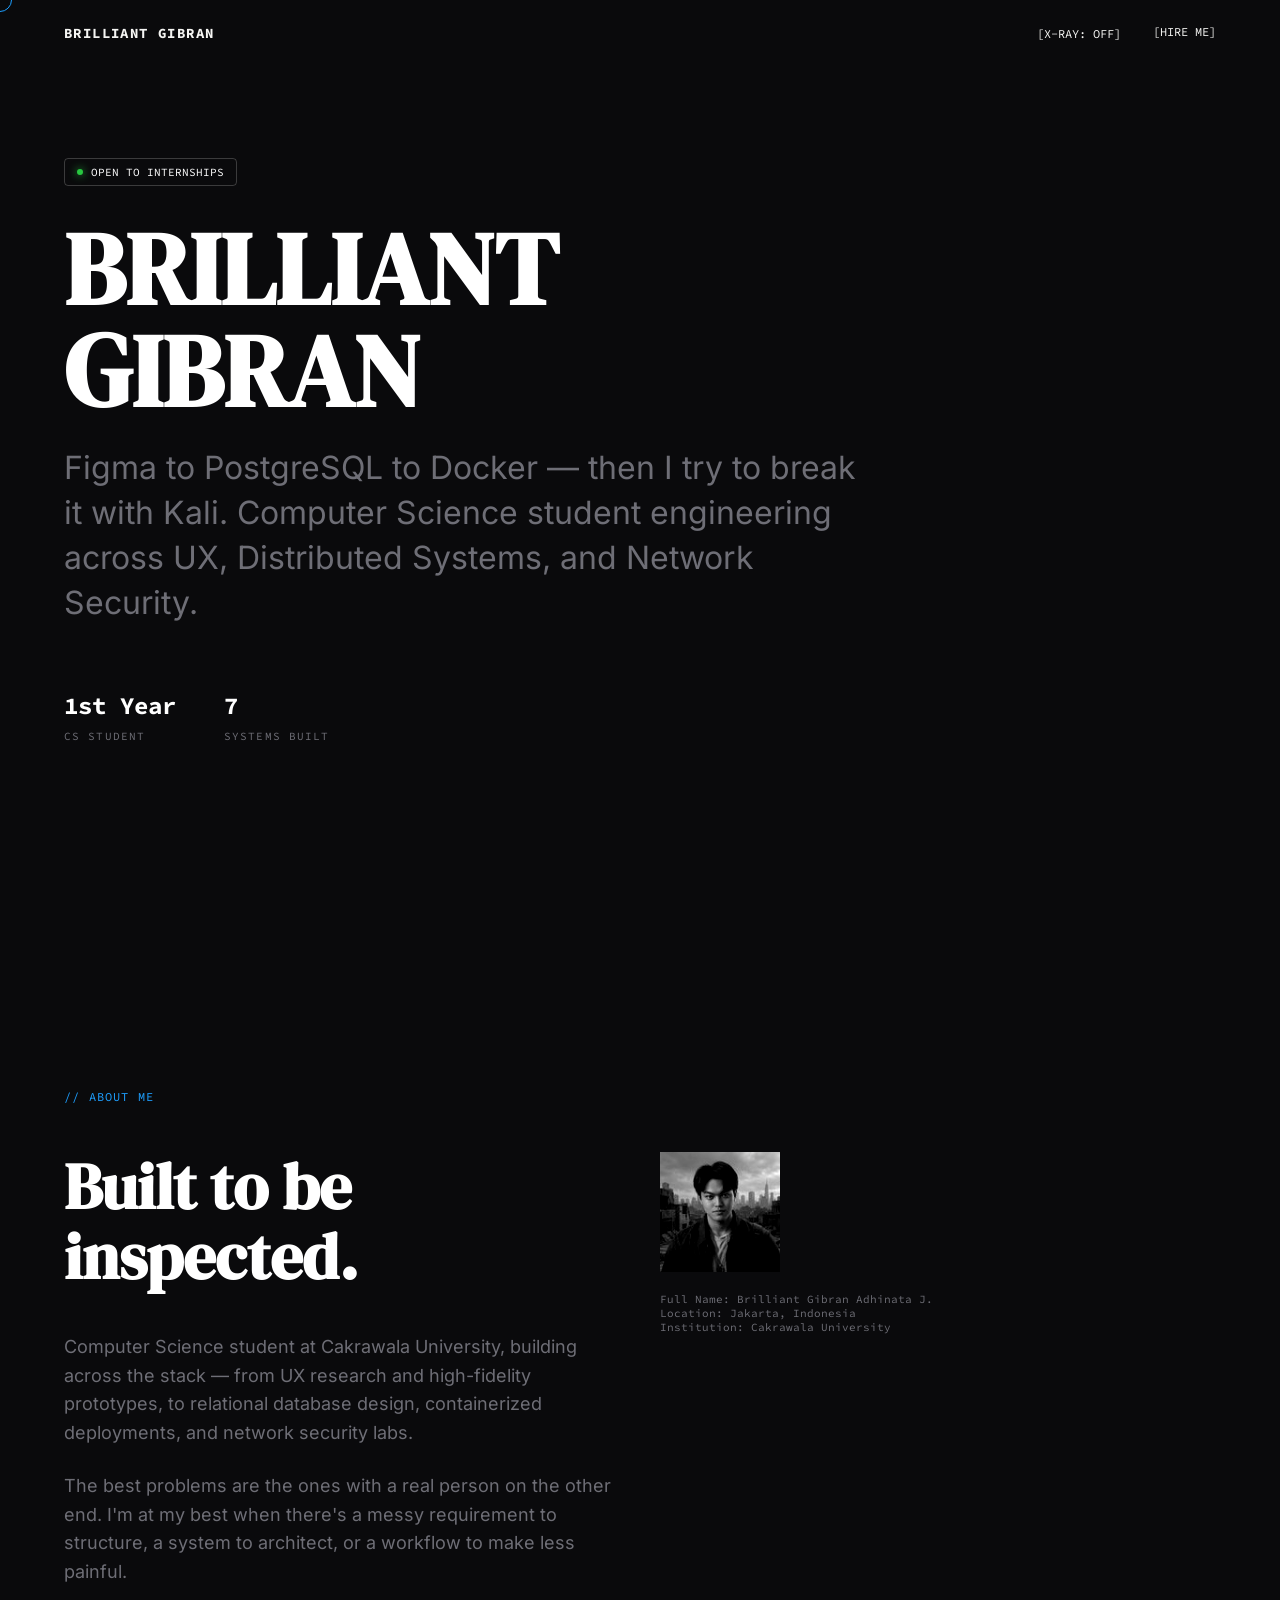
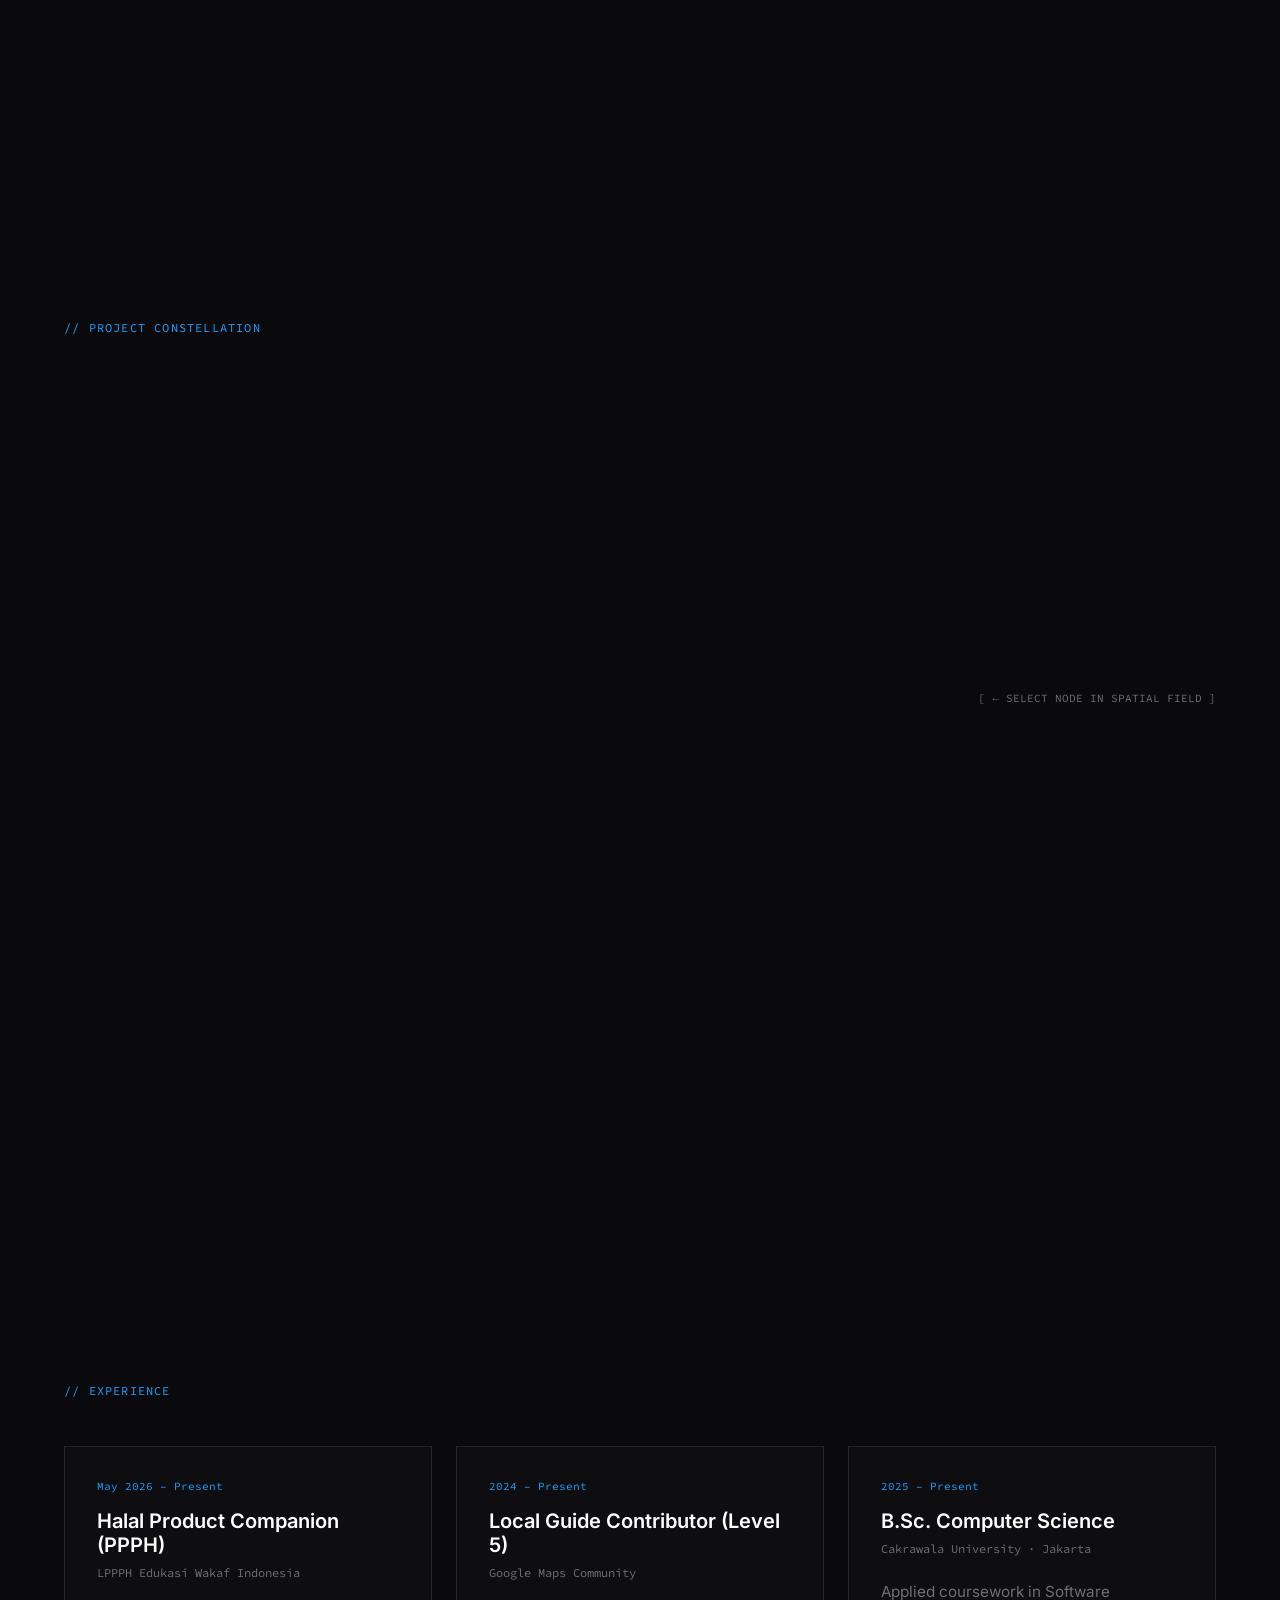
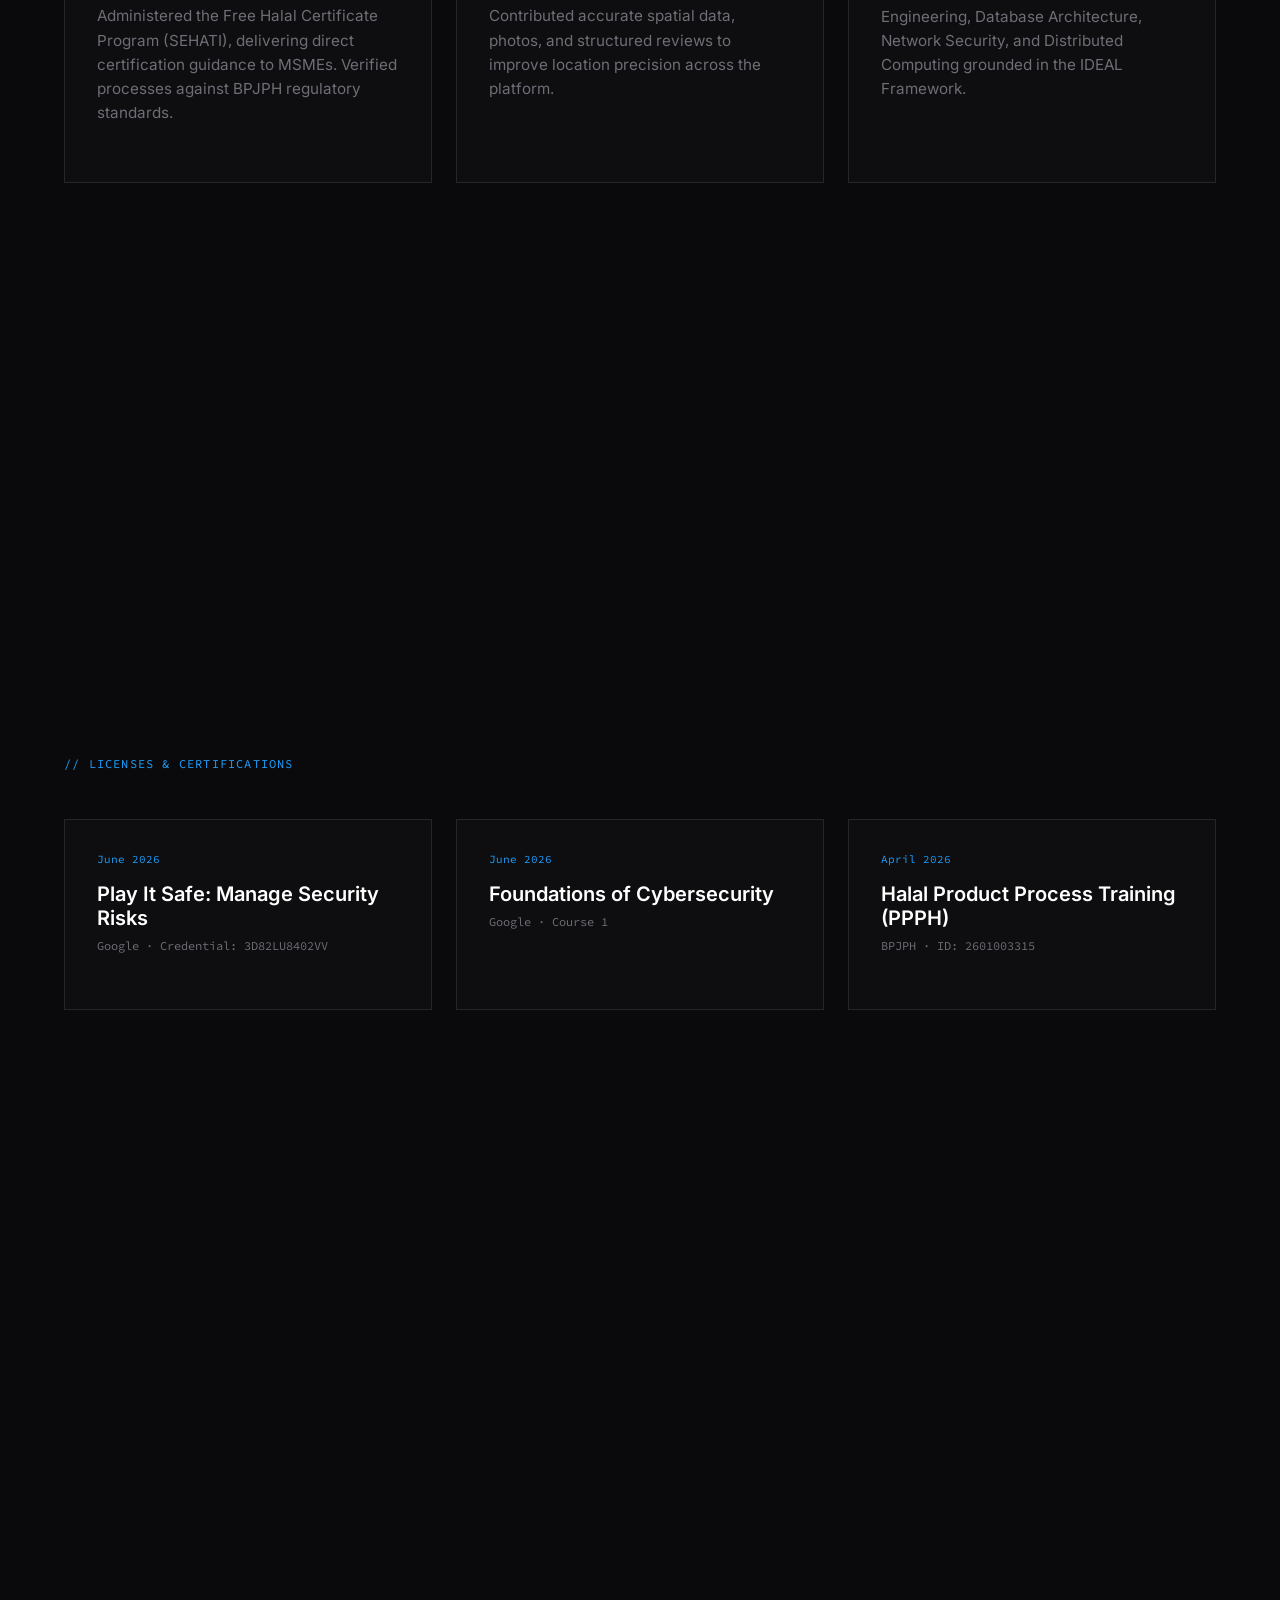
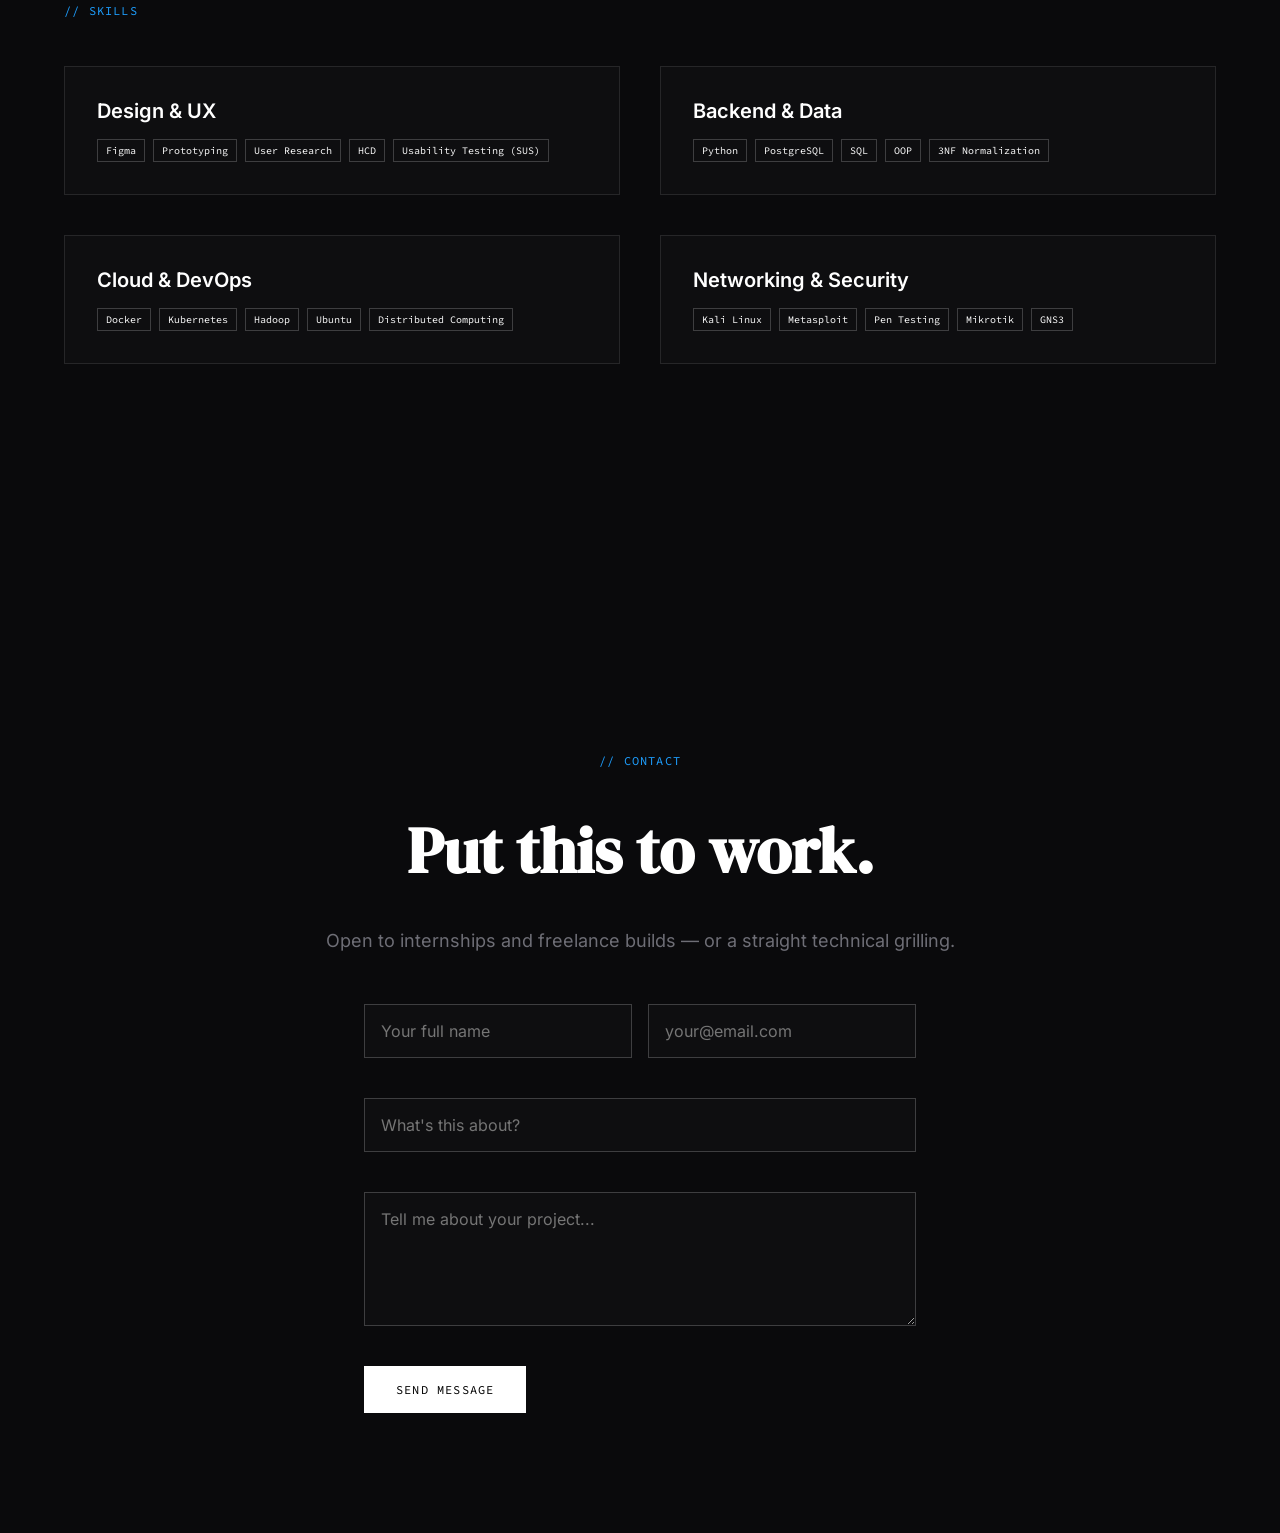
<file: index.html>
<!DOCTYPE html>
<html lang="en" class="dark">
<head>
  <meta charset="UTF-8" />
  <meta name="viewport" content="width=device-width,initial-scale=1" />
  <meta name="google-site-verification" content="Yz_QDBcUuIT-V8xXmki2eVXqb2NK9TudI9BRPQDbYxs" />
  <title>Brilliant Gibran — QUANTUM OBSERVATORY</title>
  <link rel="canonical" href="https://brilliantgibranportofolio.my.id/" />
  <meta name="description" content="CS student in Jakarta building across UX, PostgreSQL, Docker/Hadoop, and network security. Open to internships and freelance — remote or hybrid." />

  <!-- ── FAVICON ── -->
  <link rel="icon" type="image/svg+xml" href="data:image/svg+xml,%3Csvg xmlns='http://www.w3.org/2000/svg' viewBox='0 0 32 32'%3E%3Crect width='32' height='32' rx='8' fill='%230f0f0f'/%3E%3Ctext x='16' y='22' font-family='sans-serif' font-size='16' font-weight='bold' fill='white' text-anchor='middle'%3EQO%3C/text%3E%3C/svg%3E" />

  <meta name="theme-color" content="#111113" />

  <!-- ── FONTS ── -->
  <link rel="preload" href="fonts/dmserif-400.woff2" as="font" type="font/woff2" crossorigin />
  <link rel="preload" href="fonts/inter-var.woff2" as="font" type="font/woff2" crossorigin />
  <link rel="preload" href="fonts/scp-var.woff2" as="font" type="font/woff2" crossorigin />

  <!-- ── 2026 PROCEDURAL ENGINE IMPORT MAP ── -->
  <script type="importmap">
  {
    "imports": {
      "three": "https://cdn.jsdelivr.net/npm/three@0.160.0/build/three.module.js",
      "gsap": "https://cdn.jsdelivr.net/npm/gsap@3.12.5/index.js",
      "gsap/ScrollTrigger": "https://cdn.jsdelivr.net/npm/gsap@3.12.5/ScrollTrigger.js"
    }
  }
  </script>

  <!-- ── CSS ARCHITECTURE ── -->
  <style>
    /* Reset & Fonts */
    @font-face { font-family: 'Inter'; font-style: normal; font-weight: 400 900; font-display: swap; src: url('fonts/inter-var.woff2') format('woff2'); }
    @font-face { font-family: 'Source Code Pro'; font-style: normal; font-weight: 400 700; font-display: swap; src: url('fonts/scp-var.woff2') format('woff2'); }
    @font-face { font-family: 'DM Serif Display'; font-style: normal; font-weight: 400; font-display: swap; src: url('fonts/dmserif-400.woff2') format('woff2'); }

    :root {
      --bg: #0a0a0c;
      --fg: #ffffff;
      --fg-faint: #6e6e76;
      --accent: #1e9fff;
      --font-ui: 'Inter', sans-serif;
      --font-mono: 'Source Code Pro', monospace;
      --font-serif: 'DM Serif Display', serif;
    }
    
    html.xray-mode {
      --bg: #000508;
      --fg: #00ffff;
      --fg-faint: #008888;
      --accent: #ff00ff;
    }

    * { box-sizing: border-box; margin: 0; padding: 0; cursor: none; }
    body { background: var(--bg); color: var(--fg); font-family: var(--font-ui); overflow-x: hidden; -webkit-font-smoothing: antialiased; }
    
    /* Custom Cursor */
    #custom-cursor {
      position: fixed; top: 0; left: 0; width: 24px; height: 24px; border: 1px solid var(--accent); border-radius: 50%;
      pointer-events: none; z-index: 9999; transform: translate(-50%, -50%); transition: width 0.2s, height 0.2s, background 0.2s;
    }
    #custom-cursor.active { width: 12px; height: 12px; background: var(--accent); }
    html.xray-mode #custom-cursor { border-radius: 0; border-color: #00ffff; }

    /* WebGL Canvas */
    #webgl-canvas { position: fixed; top: 0; left: 0; width: 100vw; height: 100vh; z-index: -1; pointer-events: auto; }

    /* Diagnostic HUD */
    #diagnostic-hud {
      position: fixed; top: 20px; left: 20px; font-family: var(--font-mono); font-size: 10px; color: #00ffff;
      pointer-events: none; z-index: 1000; opacity: 0; display: none; flex-direction: column; gap: 4px;
    }
    #diagnostic-hud.visible { opacity: 1; display: flex; }
    .hud-line { padding: 4px 8px; border: 1px solid rgba(0,255,255,0.3); background: rgba(0,10,15,0.8); }

    /* Layout Shell */
    .container { position: relative; z-index: 1; max-width: 1400px; margin: 0 auto; padding: 0 5vw; }
    section { min-height: 100vh; display: flex; flex-direction: column; justify-content: center; padding: 120px 0; }

    /* Nav */
    nav { position: fixed; top: 0; left: 0; width: 100%; padding: 24px 5vw; display: flex; justify-content: space-between; z-index: 100; mix-blend-mode: difference; }
    .nav-logo { font-family: var(--font-mono); font-weight: 700; font-size: 14px; text-transform: uppercase; letter-spacing: 0.1em; }
    .nav-links { display: flex; gap: 32px; font-family: var(--font-mono); font-size: 12px; }
    .nav-links button { background: none; border: none; color: inherit; font-family: inherit; font-size: inherit; outline: none; }

    /* Hero */
    #hero { align-items: flex-start; }
    .status-pill { display: inline-flex; align-items: center; gap: 8px; font-family: var(--font-mono); font-size: 11px; border: 1px solid rgba(255,255,255,0.2); padding: 6px 12px; border-radius: 4px; margin-bottom: 32px; }
    .status-dot { width: 6px; height: 6px; border-radius: 50%; background: #28C840; box-shadow: 0 0 8px #28C840; }
    .hero-title { font-family: var(--font-serif); font-size: clamp(3rem, 8vw, 8rem); line-height: 1; margin-bottom: 24px; text-transform: uppercase; perspective: 1000px; }
    .hero-title .char { display: inline-block; }
    .hero-tagline { font-size: clamp(1.2rem, 3vw, 2rem); color: var(--fg-faint); max-width: 800px; line-height: 1.4; margin-bottom: 64px; }
    
    .hero-metrics { display: flex; gap: 48px; font-family: var(--font-mono); }
    .metric-val { font-size: 24px; font-weight: 700; margin-bottom: 8px; }
    .metric-label { font-size: 11px; color: var(--fg-faint); text-transform: uppercase; letter-spacing: 0.1em; }

    /* Section Labels */
    .section-label { font-family: var(--font-mono); font-size: 12px; color: var(--accent); margin-bottom: 48px; letter-spacing: 0.1em; text-transform: uppercase; }

    /* Typography Defaults */
    h2.heading { font-family: var(--font-serif); font-size: clamp(2rem, 5vw, 4rem); line-height: 1.1; margin-bottom: 40px; }
    p { font-size: 1.125rem; line-height: 1.6; color: var(--fg-faint); max-width: 680px; margin-bottom: 24px; }

    /* Project Constellation Explorer UI */
    .project-explorer { display: grid; grid-template-columns: 1fr 1fr; gap: 80px; height: 70vh; align-items: center; }
    .project-list { display: flex; flex-direction: column; gap: 24px; }
    .project-row { display: flex; align-items: baseline; gap: 24px; padding: 16px 0; border-bottom: 1px solid rgba(255,255,255,0.1); transition: opacity 0.3s, transform 0.3s; }
    .project-row.hovered { transform: translateX(20px); border-color: rgba(255,255,255,0.4); }
    .p-index { font-family: var(--font-mono); font-size: 12px; color: var(--fg-faint); }
    .p-title { font-size: 1.5rem; font-weight: 600; }
    .p-category { font-family: var(--font-mono); font-size: 11px; letter-spacing: 0.05em; text-transform: uppercase; }

    /* Detail Panel */
    .detail-panel { position: fixed; top: 0; right: -100%; width: 50vw; height: 100vh; background: rgba(10, 10, 12, 0.85); backdrop-filter: blur(20px); border-left: 1px solid rgba(255,255,255,0.1); padding: 80px; z-index: 200; transition: right 0.5s cubic-bezier(0.16, 1, 0.3, 1); overflow-y: auto; }
    .detail-panel.open { right: 0; }
    .detail-header { display: flex; justify-content: space-between; align-items: center; margin-bottom: 64px; }
    .detail-status { font-family: var(--font-mono); font-size: 11px; border: 1px solid; padding: 4px 12px; border-radius: 4px; display: inline-flex; align-items: center; gap: 6px; }
    .close-btn { font-family: var(--font-mono); font-size: 12px; color: var(--fg); background: none; border: none; letter-spacing: 0.1em; }
    .detail-title { font-family: var(--font-serif); font-size: 3rem; line-height: 1; margin-bottom: 16px; }
    .detail-meta { font-family: var(--font-mono); font-size: 12px; margin-bottom: 40px; }
    .detail-role { font-family: var(--font-mono); font-size: 13px; color: #fff; margin-bottom: 24px; padding-left: 16px; border-left: 2px solid var(--accent); }
    .detail-tags { display: flex; flex-wrap: wrap; gap: 8px; margin-bottom: 48px; }
    .tag { font-family: var(--font-mono); font-size: 10px; padding: 4px 8px; border: 1px solid rgba(255,255,255,0.2); }
    .detail-evidence { margin-bottom: 48px; background: rgba(255,255,255,0.02); border: 1px solid rgba(255,255,255,0.1); padding: 24px; }
    .detail-evidence h4 { font-family: var(--font-mono); font-size: 11px; color: var(--fg-faint); margin-bottom: 16px; letter-spacing: 0.1em; }
    .detail-evidence li { font-size: 0.9rem; margin-bottom: 8px; margin-left: 16px; color: #ddd; }
    .detail-actions { display: flex; gap: 16px; }
    .action-btn { font-family: var(--font-mono); font-size: 11px; padding: 12px 24px; background: #fff; color: #000; text-decoration: none; text-transform: uppercase; letter-spacing: 0.1em; }
    .action-btn.outline { background: none; color: #fff; border: 1px solid rgba(255,255,255,0.3); }

    /* Utility Grids */
    .grid-2 { display: grid; grid-template-columns: 1fr 1fr; gap: 40px; }
    .grid-3 { display: grid; grid-template-columns: repeat(3, 1fr); gap: 24px; }
    .card { background: rgba(255,255,255,0.02); border: 1px solid rgba(255,255,255,0.1); padding: 32px; }
    .card-date { font-family: var(--font-mono); font-size: 11px; color: var(--accent); margin-bottom: 16px; }
    .card-title { font-size: 1.25rem; font-weight: 600; margin-bottom: 8px; }
    .card-sub { font-family: var(--font-mono); font-size: 12px; color: var(--fg-faint); margin-bottom: 24px; }
    
    /* Contact */
    .contact-form { max-width: 600px; display: flex; flex-direction: column; gap: 24px; margin-top: 48px; }
    .form-input, .form-textarea { width: 100%; background: rgba(255,255,255,0.02); border: 1px solid rgba(255,255,255,0.2); padding: 16px; color: #fff; font-family: var(--font-ui); font-size: 1rem; outline: none; transition: border-color 0.3s; }
    .form-input:focus, .form-textarea:focus { border-color: var(--accent); }
    .form-submit { align-self: flex-start; padding: 16px 32px; background: #fff; color: #000; font-family: var(--font-mono); font-size: 12px; text-transform: uppercase; letter-spacing: 0.1em; border: none; }

    @media (max-width: 900px) {
      .project-explorer { grid-template-columns: 1fr; }
      .detail-panel { width: 100vw; padding: 40px 5vw; }
      .grid-2, .grid-3 { grid-template-columns: 1fr; }
      nav { mix-blend-mode: normal; background: rgba(10,10,12,0.9); }
    }
  </style>
</head>
<body>

  <!-- WebGL Background -->
  <canvas id="webgl-canvas"></canvas>

  <!-- Custom Interaction Cursor -->
  <div id="custom-cursor"></div>

  <!-- X-Ray Diagnostic HUD -->
  <div id="diagnostic-hud">
    <div class="hud-line">[OPEN ANATOMY v2026]</div>
    <div class="hud-line" id="hud-fps">FPS: --</div>
    <div class="hud-line" id="hud-draws">CALLS: --</div>
    <div class="hud-line" id="hud-tris">TRIS: --</div>
    <div class="hud-line" id="hud-geom">GEOM: --</div>
  </div>

  <nav>
    <div class="nav-logo">Brilliant Gibran</div>
    <div class="nav-links">
      <button id="xray-toggle">[X-RAY: OFF]</button>
      <a href="mailto:brilliantgibran16@gmail.com" style="color:inherit;text-decoration:none">[HIRE ME]</a>
    </div>
  </nav>

  <!-- Detail Panel for Project Explorer -->
  <div id="project-detail-panel" class="detail-panel"></div>

  <main class="container">
    
    <section id="hero">
      <div class="status-pill">
        <div class="status-dot"></div> OPEN TO INTERNSHIPS
      </div>
      <h1 class="hero-title">
        <span class="char">B</span><span class="char">R</span><span class="char">I</span><span class="char">L</span><span class="char">L</span><span class="char">I</span><span class="char">A</span><span class="char">N</span><span class="char">T</span><br>
        <span class="char">G</span><span class="char">I</span><span class="char">B</span><span class="char">R</span><span class="char">A</span><span class="char">N</span>
      </h1>
      <p class="hero-tagline">
        Figma to PostgreSQL to Docker — then I try to break it with Kali. Computer Science student engineering across UX, Distributed Systems, and Network Security.
      </p>
      <div class="hero-metrics">
        <div class="metric">
          <div class="metric-val">1st Year</div>
          <div class="metric-label">CS Student</div>
        </div>
        <div class="metric">
          <div class="metric-val">7</div>
          <div class="metric-label">Systems Built</div>
        </div>
      </div>
    </section>

    <section id="about">
      <div class="section-label">// about me</div>
      <div class="grid-2">
        <div>
          <h2 class="heading reveal">Built to be inspected.</h2>
          <p class="reveal">Computer Science student at Cakrawala University, building across the stack — from UX research and high-fidelity prototypes, to relational database design, containerized deployments, and network security labs.</p>
          <p class="reveal">The best problems are the ones with a real person on the other end. I'm at my best when there's a messy requirement to structure, a system to architect, or a workflow to make less painful.</p>
        </div>
        <div class="reveal">
          <img src="id-photo.jpg" alt="ID Photo" style="width: 120px; filter: grayscale(100%) contrast(1.2); mix-blend-mode: screen;" />
          <div style="font-family: var(--font-mono); font-size: 11px; color: var(--fg-faint); margin-top: 16px;">
            Full Name: Brilliant Gibran Adhinata J.<br>
            Location: Jakarta, Indonesia<br>
            Institution: Cakrawala University
          </div>
        </div>
      </div>
    </section>

    <section id="projects">
      <div class="section-label">// project constellation</div>
      <div class="project-explorer">
        <div class="project-list" id="project-list-container">
          <!-- Injected via main.js -->
        </div>
        <div class="project-3d-hint" style="font-family:var(--font-mono); font-size:11px; color:var(--fg-faint); text-align:right;">
          [ ← SELECT NODE IN SPATIAL FIELD ]
        </div>
      </div>
    </section>

    <section id="experience">
      <div class="section-label">// experience</div>
      <div class="grid-3">
        <div class="card reveal">
          <div class="card-date">May 2026 – Present</div>
          <div class="card-title">Halal Product Companion (PPPH)</div>
          <div class="card-sub">LPPPH Edukasi Wakaf Indonesia</div>
          <p style="font-size: 0.95rem;">Administered the Free Halal Certificate Program (SEHATI), delivering direct certification guidance to MSMEs. Verified processes against BPJPH regulatory standards.</p>
        </div>
        <div class="card reveal">
          <div class="card-date">2024 – Present</div>
          <div class="card-title">Local Guide Contributor (Level 5)</div>
          <div class="card-sub">Google Maps Community</div>
          <p style="font-size: 0.95rem;">Contributed accurate spatial data, photos, and structured reviews to improve location precision across the platform.</p>
        </div>
        <div class="card reveal">
          <div class="card-date">2025 – Present</div>
          <div class="card-title">B.Sc. Computer Science</div>
          <div class="card-sub">Cakrawala University · Jakarta</div>
          <p style="font-size: 0.95rem;">Applied coursework in Software Engineering, Database Architecture, Network Security, and Distributed Computing grounded in the IDEAL Framework.</p>
        </div>
      </div>
    </section>

    <section id="certifications">
      <div class="section-label">// licenses & certifications</div>
      <div class="grid-3">
        <div class="card reveal">
          <div class="card-date">June 2026</div>
          <div class="card-title">Play It Safe: Manage Security Risks</div>
          <div class="card-sub">Google · Credential: 3D82LU8402VV</div>
        </div>
        <div class="card reveal">
          <div class="card-date">June 2026</div>
          <div class="card-title">Foundations of Cybersecurity</div>
          <div class="card-sub">Google · Course 1</div>
        </div>
        <div class="card reveal">
          <div class="card-date">April 2026</div>
          <div class="card-title">Halal Product Process Training (PPPH)</div>
          <div class="card-sub">BPJPH · ID: 2601003315</div>
        </div>
      </div>
    </section>

    <section id="skills">
      <div class="section-label">// skills</div>
      <div class="grid-2">
        <div class="card reveal">
          <div class="card-title">Design & UX</div>
          <div class="detail-tags" style="margin-bottom:0; margin-top:16px;">
            <span class="tag">Figma</span> <span class="tag">Prototyping</span> <span class="tag">User Research</span> <span class="tag">HCD</span> <span class="tag">Usability Testing (SUS)</span>
          </div>
        </div>
        <div class="card reveal">
          <div class="card-title">Backend & Data</div>
          <div class="detail-tags" style="margin-bottom:0; margin-top:16px;">
            <span class="tag">Python</span> <span class="tag">PostgreSQL</span> <span class="tag">SQL</span> <span class="tag">OOP</span> <span class="tag">3NF Normalization</span>
          </div>
        </div>
        <div class="card reveal">
          <div class="card-title">Cloud & DevOps</div>
          <div class="detail-tags" style="margin-bottom:0; margin-top:16px;">
            <span class="tag">Docker</span> <span class="tag">Kubernetes</span> <span class="tag">Hadoop</span> <span class="tag">Ubuntu</span> <span class="tag">Distributed Computing</span>
          </div>
        </div>
        <div class="card reveal">
          <div class="card-title">Networking & Security</div>
          <div class="detail-tags" style="margin-bottom:0; margin-top:16px;">
            <span class="tag">Kali Linux</span> <span class="tag">Metasploit</span> <span class="tag">Pen Testing</span> <span class="tag">Mikrotik</span> <span class="tag">GNS3</span>
          </div>
        </div>
      </div>
    </section>

    <section id="contact">
      <div class="section-label" style="text-align:center;">// contact</div>
      <h2 class="heading reveal" style="text-align:center;">Put this to work.</h2>
      <p class="reveal" style="margin: 0 auto; text-align:center;">Open to internships and freelance builds — or a straight technical grilling.</p>
      
      <form class="contact-form reveal" style="margin: 48px auto 0;" action="https://formspree.io/f/meewjndr" method="POST">
        <input type="text" name="_gotcha" tabindex="-1" autocomplete="off" style="display:none;" />
        <div class="grid-2" style="gap:16px;">
          <input class="form-input" type="text" name="name" placeholder="Your full name" required />
          <input class="form-input" type="email" name="email" placeholder="your@email.com" required />
        </div>
        <input class="form-input" type="text" name="subject" placeholder="What's this about?" style="margin-top:16px;"/>
        <textarea class="form-textarea" name="message" rows="5" placeholder="Tell me about your project..." required style="margin-top:16px;"></textarea>
        <button type="submit" class="form-submit" style="margin-top:16px;">Send Message</button>
      </form>
    </section>

  </main>

  <script type="module" src="lib/main.js"></script>
</body>
</html>
</file>
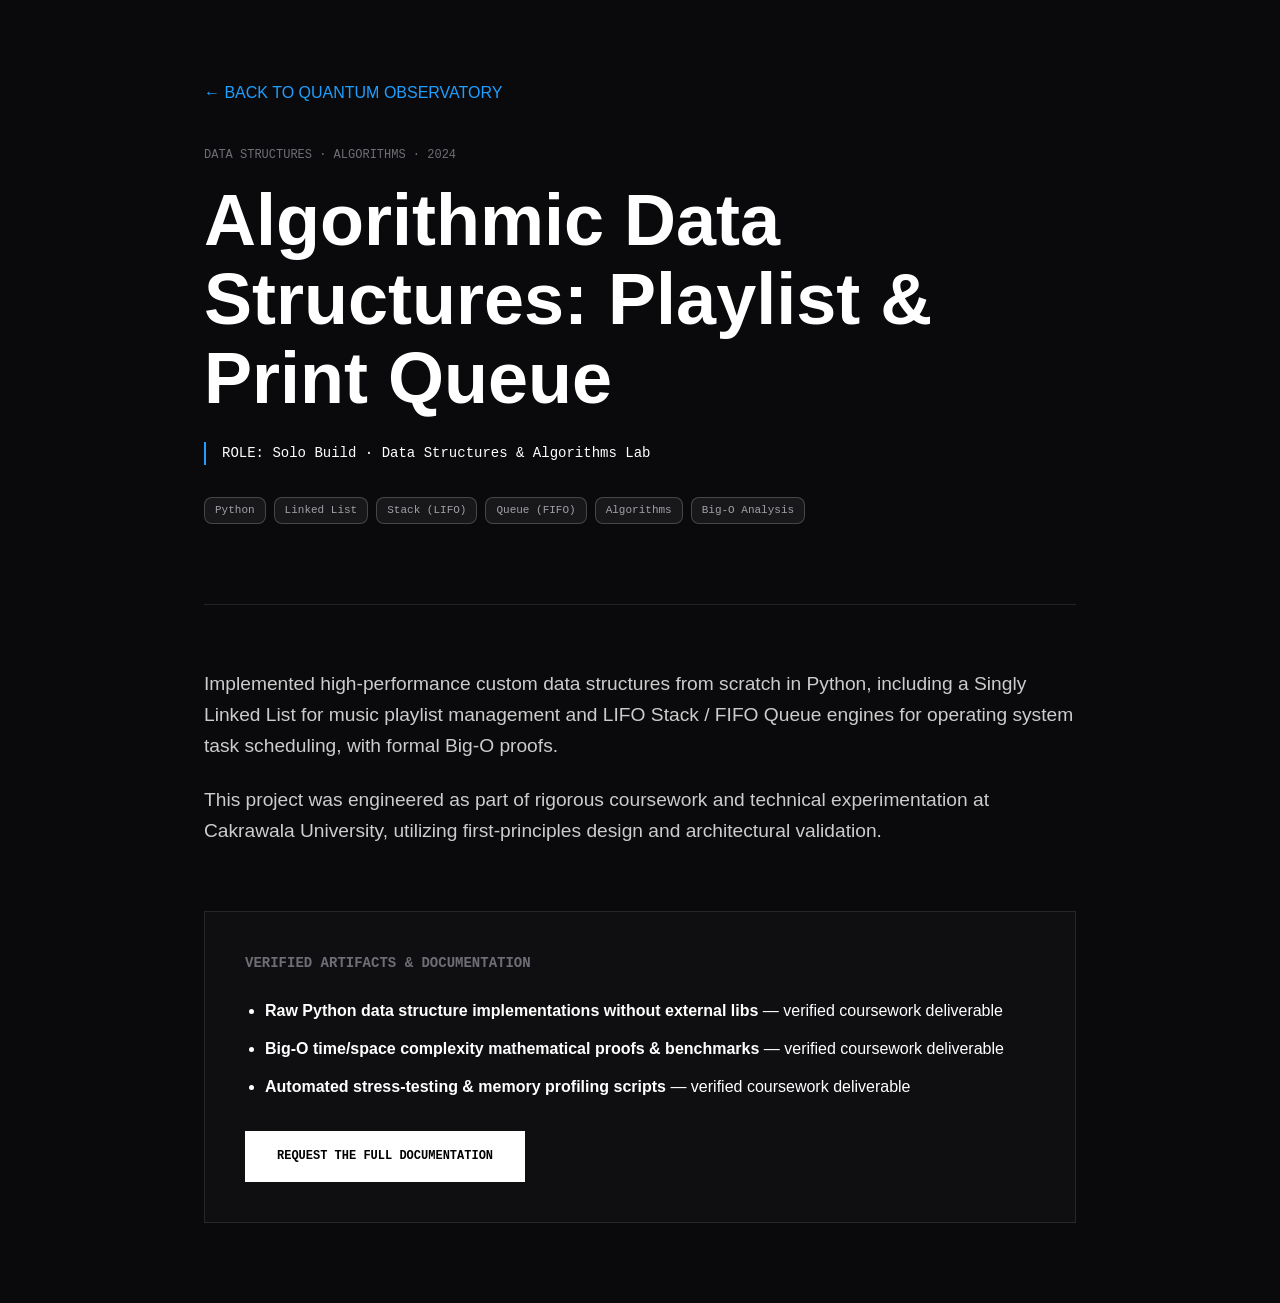
<file: projects/algo.html>
<!DOCTYPE html>
<html lang="en">
<head>
  <meta charset="UTF-8" />
  <meta name="viewport" content="width=device-width,initial-scale=1" />
  <title>Algorithmic Data Structures: Playlist & Print Queue — Brilliant Gibran Case Study</title>
  <link rel="canonical" href="https://brilliantgibranportofolio.my.id/projects/algo" />
  <meta name="description" content="Implemented high-performance custom data structures from scratch in Python, including a Singly Linked List for music playlist management and LIFO Stack / FIFO Queue engines for operating system task scheduling, with formal Big-O proofs." />
  <script>
    if (localStorage.getItem('theme') !== 'light') document.documentElement.classList.add('dark');
    sessionStorage.setItem('bg-seen', '1');
  </script>
  <script type="application/ld+json">
  {
    "@context": "https://schema.org",
    "@type": "TechArticle",
    "headline": "Algorithmic Data Structures: Playlist & Print Queue",
    "description": "Implemented high-performance custom data structures from scratch in Python, including a Singly Linked List for music playlist management and LIFO Stack / FIFO Queue engines for operating system task scheduling, with formal Big-O proofs.",
    "author": { "@type": "Person", "name": "Brilliant Gibran Adhinata J." }
  }
  </script>
  <link rel="stylesheet" href="/shared/case.css" />
  <link rel="stylesheet" href="/shared/anatomy.css" />
  <style>
    :root { --bg: #0a0a0c; --fg: #ffffff; --fg-faint: #6e6e76; --accent: #1e9fff; }
    html.dark { --bg: #0a0a0c; --fg: #ffffff; }
    body { background: var(--bg); color: var(--fg); font-family: sans-serif; padding: 80px 5vw; line-height: 1.6; max-width: 1000px; margin: 0 auto; }
    a { color: var(--accent); text-decoration: none; }
    .header { margin-bottom: 64px; border-bottom: 1px solid rgba(255,255,255,0.1); padding-bottom: 40px; }
    .meta { font-family: monospace; font-size: 12px; color: var(--fg-faint); margin-bottom: 16px; text-transform: uppercase; }
    h1 { font-size: clamp(2.5rem, 6vw, 4.5rem); line-height: 1.1; margin-bottom: 24px; view-transition-name: p-algo; }
    .role { font-family: monospace; font-size: 14px; border-left: 2px solid var(--accent); padding-left: 16px; margin-bottom: 32px; }
    .tags { display: flex; flex-wrap: wrap; gap: 8px; margin-bottom: 40px; }
    .tag { font-family: monospace; font-size: 11px; padding: 4px 10px; border: 1px solid rgba(255,255,255,0.2); }
    .content { font-size: 1.2rem; color: #ccc; margin-bottom: 64px; }
    #evidence { background: rgba(255,255,255,0.02); border: 1px solid rgba(255,255,255,0.1); padding: 40px; margin-top: 64px; }
    #evidence h2 { font-family: monospace; font-size: 14px; color: var(--fg-faint); text-transform: uppercase; margin-bottom: 24px; }
    #evidence ul { margin-left: 20px; margin-bottom: 32px; }
    #evidence li { margin-bottom: 12px; }
    .cta-btn { display: inline-block; padding: 16px 32px; background: #fff; color: #000; font-family: monospace; font-size: 12px; text-transform: uppercase; font-weight: bold; }
    .back-nav { margin-bottom: 40px; }
  </style>
</head>
<body>
  <div class="back-nav">
    <a href="/#projects">← BACK TO QUANTUM OBSERVATORY</a>
  </div>
  <main id="main">
    <header class="header">
      <div class="meta">Data Structures · Algorithms · 2024</div>
      <h1>Algorithmic Data Structures: Playlist & Print Queue</h1>
      <div class="role">ROLE: Solo Build · Data Structures & Algorithms Lab</div>
      <div class="tags">
        <span class="tag">Python</span><span class="tag">Linked List</span><span class="tag">Stack (LIFO)</span><span class="tag">Queue (FIFO)</span><span class="tag">Algorithms</span><span class="tag">Big-O Analysis</span>
      </div>
    </header>
    <div class="content">
      <p>Implemented high-performance custom data structures from scratch in Python, including a Singly Linked List for music playlist management and LIFO Stack / FIFO Queue engines for operating system task scheduling, with formal Big-O proofs.</p>
      <p style="margin-top:24px;">This project was engineered as part of rigorous coursework and technical experimentation at Cakrawala University, utilizing first-principles design and architectural validation.</p>
    </div>
    <section id="evidence">
      <h2>Verified Artifacts & Documentation</h2>
      <ul>
        <li><strong>Raw Python data structure implementations without external libs</strong> — verified coursework deliverable</li><li><strong>Big-O time/space complexity mathematical proofs & benchmarks</strong> — verified coursework deliverable</li><li><strong>Automated stress-testing & memory profiling scripts</strong> — verified coursework deliverable</li>
      </ul>
      <a class="cta-btn" href="mailto:brilliantgibran16@gmail.com?subject=Artifact Request: Algorithmic Data Structures: Playlist & Print Queue">
        Request the Full Documentation
      </a>
    </section>
  </main>
  <div class="xray-grid"></div>
  <script src="/shared/anatomy.js"></script>
</body>
</html>
</file>
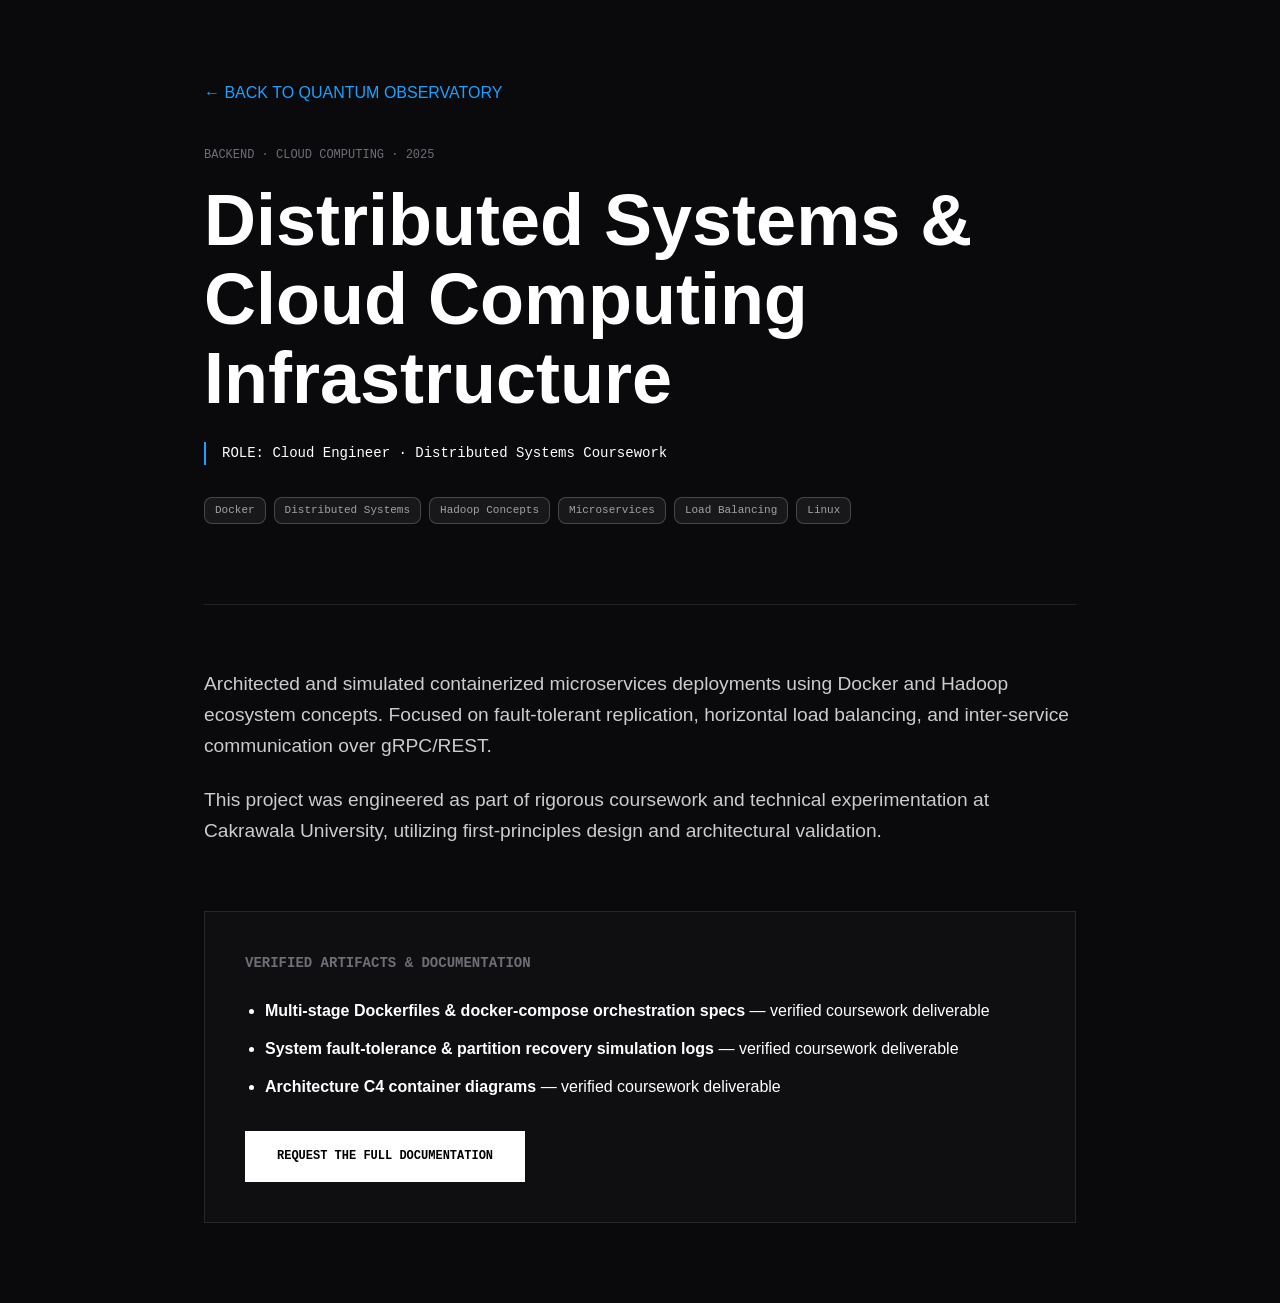
<file: projects/distributed.html>
<!DOCTYPE html>
<html lang="en">
<head>
  <meta charset="UTF-8" />
  <meta name="viewport" content="width=device-width,initial-scale=1" />
  <title>Distributed Systems & Cloud Computing Infrastructure — Brilliant Gibran Case Study</title>
  <link rel="canonical" href="https://brilliantgibranportofolio.my.id/projects/distributed" />
  <meta name="description" content="Architected and simulated containerized microservices deployments using Docker and Hadoop ecosystem concepts. Focused on fault-tolerant replication, horizontal load balancing, and inter-service communication over gRPC/REST." />
  <script>
    if (localStorage.getItem('theme') !== 'light') document.documentElement.classList.add('dark');
    sessionStorage.setItem('bg-seen', '1');
  </script>
  <script type="application/ld+json">
  {
    "@context": "https://schema.org",
    "@type": "TechArticle",
    "headline": "Distributed Systems & Cloud Computing Infrastructure",
    "description": "Architected and simulated containerized microservices deployments using Docker and Hadoop ecosystem concepts. Focused on fault-tolerant replication, horizontal load balancing, and inter-service communication over gRPC/REST.",
    "author": { "@type": "Person", "name": "Brilliant Gibran Adhinata J." }
  }
  </script>
  <link rel="stylesheet" href="/shared/case.css" />
  <link rel="stylesheet" href="/shared/anatomy.css" />
  <style>
    :root { --bg: #0a0a0c; --fg: #ffffff; --fg-faint: #6e6e76; --accent: #1e9fff; }
    html.dark { --bg: #0a0a0c; --fg: #ffffff; }
    body { background: var(--bg); color: var(--fg); font-family: sans-serif; padding: 80px 5vw; line-height: 1.6; max-width: 1000px; margin: 0 auto; }
    a { color: var(--accent); text-decoration: none; }
    .header { margin-bottom: 64px; border-bottom: 1px solid rgba(255,255,255,0.1); padding-bottom: 40px; }
    .meta { font-family: monospace; font-size: 12px; color: var(--fg-faint); margin-bottom: 16px; text-transform: uppercase; }
    h1 { font-size: clamp(2.5rem, 6vw, 4.5rem); line-height: 1.1; margin-bottom: 24px; view-transition-name: p-distributed; }
    .role { font-family: monospace; font-size: 14px; border-left: 2px solid var(--accent); padding-left: 16px; margin-bottom: 32px; }
    .tags { display: flex; flex-wrap: wrap; gap: 8px; margin-bottom: 40px; }
    .tag { font-family: monospace; font-size: 11px; padding: 4px 10px; border: 1px solid rgba(255,255,255,0.2); }
    .content { font-size: 1.2rem; color: #ccc; margin-bottom: 64px; }
    #evidence { background: rgba(255,255,255,0.02); border: 1px solid rgba(255,255,255,0.1); padding: 40px; margin-top: 64px; }
    #evidence h2 { font-family: monospace; font-size: 14px; color: var(--fg-faint); text-transform: uppercase; margin-bottom: 24px; }
    #evidence ul { margin-left: 20px; margin-bottom: 32px; }
    #evidence li { margin-bottom: 12px; }
    .cta-btn { display: inline-block; padding: 16px 32px; background: #fff; color: #000; font-family: monospace; font-size: 12px; text-transform: uppercase; font-weight: bold; }
    .back-nav { margin-bottom: 40px; }
  </style>
</head>
<body>
  <div class="back-nav">
    <a href="/#projects">← BACK TO QUANTUM OBSERVATORY</a>
  </div>
  <main id="main">
    <header class="header">
      <div class="meta">Backend · Cloud Computing · 2025</div>
      <h1>Distributed Systems & Cloud Computing Infrastructure</h1>
      <div class="role">ROLE: Cloud Engineer · Distributed Systems Coursework</div>
      <div class="tags">
        <span class="tag">Docker</span><span class="tag">Distributed Systems</span><span class="tag">Hadoop Concepts</span><span class="tag">Microservices</span><span class="tag">Load Balancing</span><span class="tag">Linux</span>
      </div>
    </header>
    <div class="content">
      <p>Architected and simulated containerized microservices deployments using Docker and Hadoop ecosystem concepts. Focused on fault-tolerant replication, horizontal load balancing, and inter-service communication over gRPC/REST.</p>
      <p style="margin-top:24px;">This project was engineered as part of rigorous coursework and technical experimentation at Cakrawala University, utilizing first-principles design and architectural validation.</p>
    </div>
    <section id="evidence">
      <h2>Verified Artifacts & Documentation</h2>
      <ul>
        <li><strong>Multi-stage Dockerfiles & docker-compose orchestration specs</strong> — verified coursework deliverable</li><li><strong>System fault-tolerance & partition recovery simulation logs</strong> — verified coursework deliverable</li><li><strong>Architecture C4 container diagrams</strong> — verified coursework deliverable</li>
      </ul>
      <a class="cta-btn" href="mailto:brilliantgibran16@gmail.com?subject=Artifact Request: Distributed Systems & Cloud Computing Infrastructure">
        Request the Full Documentation
      </a>
    </section>
  </main>
  <div class="xray-grid"></div>
  <script src="/shared/anatomy.js"></script>
</body>
</html>
</file>
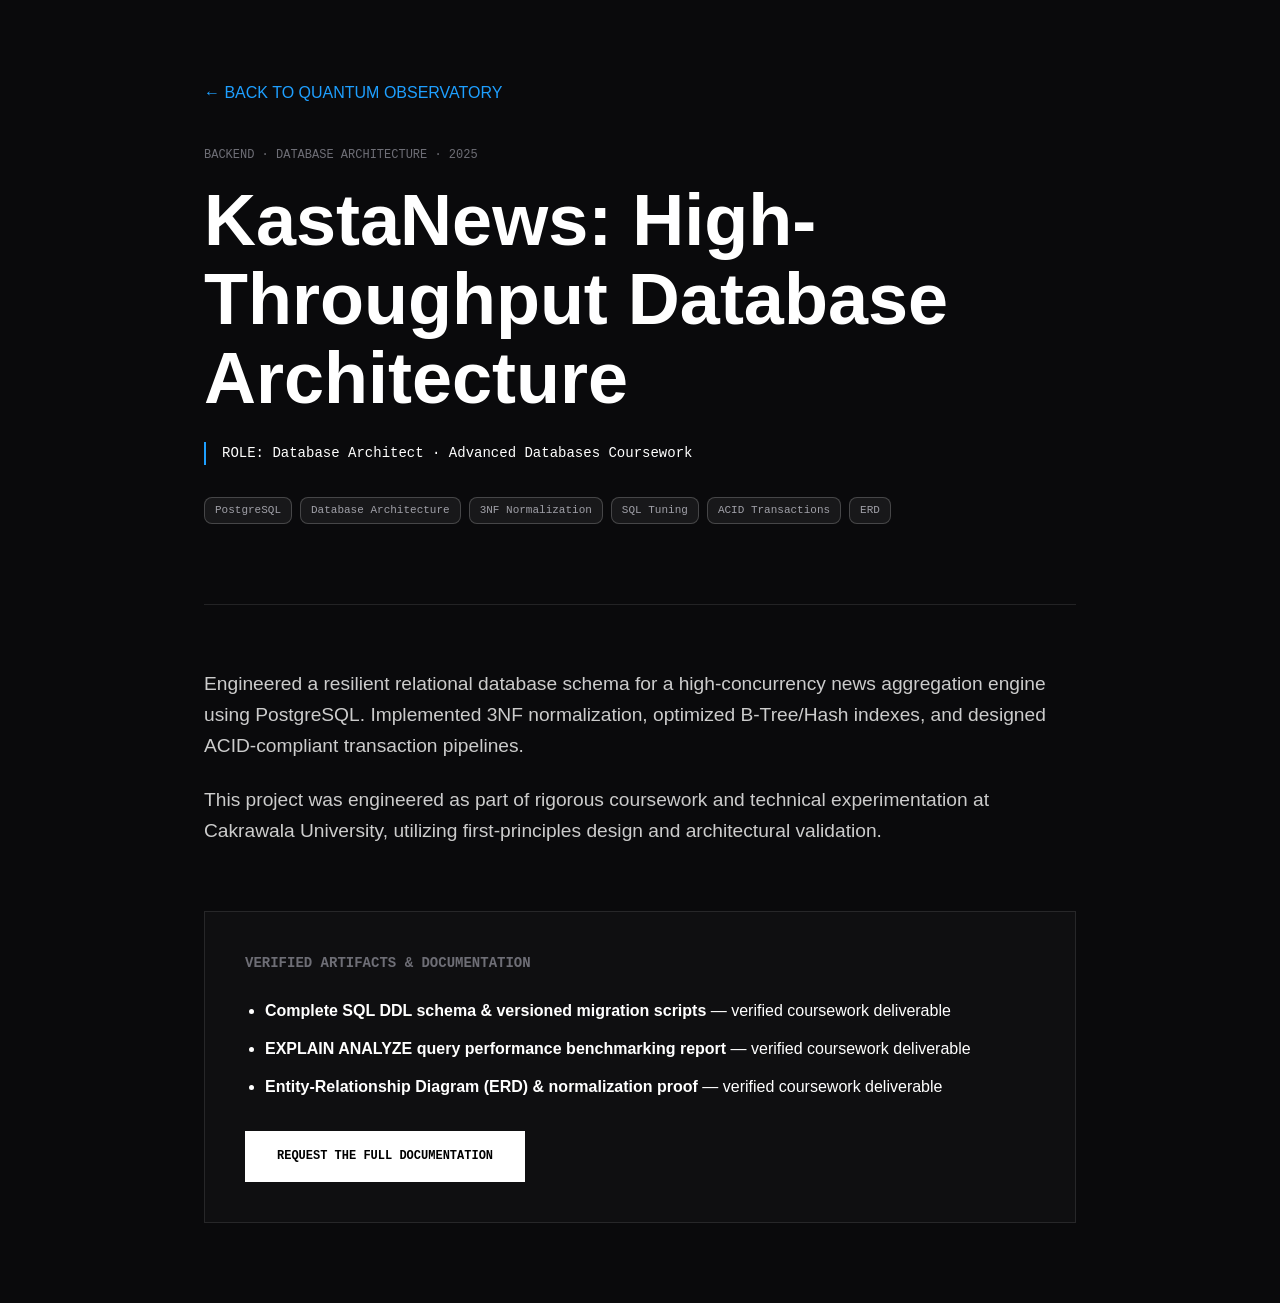
<file: projects/kastanews.html>
<!DOCTYPE html>
<html lang="en">
<head>
  <meta charset="UTF-8" />
  <meta name="viewport" content="width=device-width,initial-scale=1" />
  <title>KastaNews: High-Throughput Database Architecture — Brilliant Gibran Case Study</title>
  <link rel="canonical" href="https://brilliantgibranportofolio.my.id/projects/kastanews" />
  <meta name="description" content="Engineered a resilient relational database schema for a high-concurrency news aggregation engine using PostgreSQL. Implemented 3NF normalization, optimized B-Tree/Hash indexes, and designed ACID-compliant transaction pipelines." />
  <script>
    if (localStorage.getItem('theme') !== 'light') document.documentElement.classList.add('dark');
    sessionStorage.setItem('bg-seen', '1');
  </script>
  <script type="application/ld+json">
  {
    "@context": "https://schema.org",
    "@type": "TechArticle",
    "headline": "KastaNews: High-Throughput Database Architecture",
    "description": "Engineered a resilient relational database schema for a high-concurrency news aggregation engine using PostgreSQL. Implemented 3NF normalization, optimized B-Tree/Hash indexes, and designed ACID-compliant transaction pipelines.",
    "author": { "@type": "Person", "name": "Brilliant Gibran Adhinata J." }
  }
  </script>
  <link rel="stylesheet" href="/shared/case.css" />
  <link rel="stylesheet" href="/shared/anatomy.css" />
  <style>
    :root { --bg: #0a0a0c; --fg: #ffffff; --fg-faint: #6e6e76; --accent: #1e9fff; }
    html.dark { --bg: #0a0a0c; --fg: #ffffff; }
    body { background: var(--bg); color: var(--fg); font-family: sans-serif; padding: 80px 5vw; line-height: 1.6; max-width: 1000px; margin: 0 auto; }
    a { color: var(--accent); text-decoration: none; }
    .header { margin-bottom: 64px; border-bottom: 1px solid rgba(255,255,255,0.1); padding-bottom: 40px; }
    .meta { font-family: monospace; font-size: 12px; color: var(--fg-faint); margin-bottom: 16px; text-transform: uppercase; }
    h1 { font-size: clamp(2.5rem, 6vw, 4.5rem); line-height: 1.1; margin-bottom: 24px; view-transition-name: p-kastanews; }
    .role { font-family: monospace; font-size: 14px; border-left: 2px solid var(--accent); padding-left: 16px; margin-bottom: 32px; }
    .tags { display: flex; flex-wrap: wrap; gap: 8px; margin-bottom: 40px; }
    .tag { font-family: monospace; font-size: 11px; padding: 4px 10px; border: 1px solid rgba(255,255,255,0.2); }
    .content { font-size: 1.2rem; color: #ccc; margin-bottom: 64px; }
    #evidence { background: rgba(255,255,255,0.02); border: 1px solid rgba(255,255,255,0.1); padding: 40px; margin-top: 64px; }
    #evidence h2 { font-family: monospace; font-size: 14px; color: var(--fg-faint); text-transform: uppercase; margin-bottom: 24px; }
    #evidence ul { margin-left: 20px; margin-bottom: 32px; }
    #evidence li { margin-bottom: 12px; }
    .cta-btn { display: inline-block; padding: 16px 32px; background: #fff; color: #000; font-family: monospace; font-size: 12px; text-transform: uppercase; font-weight: bold; }
    .back-nav { margin-bottom: 40px; }
  </style>
</head>
<body>
  <div class="back-nav">
    <a href="/#projects">← BACK TO QUANTUM OBSERVATORY</a>
  </div>
  <main id="main">
    <header class="header">
      <div class="meta">Backend · Database Architecture · 2025</div>
      <h1>KastaNews: High-Throughput Database Architecture</h1>
      <div class="role">ROLE: Database Architect · Advanced Databases Coursework</div>
      <div class="tags">
        <span class="tag">PostgreSQL</span><span class="tag">Database Architecture</span><span class="tag">3NF Normalization</span><span class="tag">SQL Tuning</span><span class="tag">ACID Transactions</span><span class="tag">ERD</span>
      </div>
    </header>
    <div class="content">
      <p>Engineered a resilient relational database schema for a high-concurrency news aggregation engine using PostgreSQL. Implemented 3NF normalization, optimized B-Tree/Hash indexes, and designed ACID-compliant transaction pipelines.</p>
      <p style="margin-top:24px;">This project was engineered as part of rigorous coursework and technical experimentation at Cakrawala University, utilizing first-principles design and architectural validation.</p>
    </div>
    <section id="evidence">
      <h2>Verified Artifacts & Documentation</h2>
      <ul>
        <li><strong>Complete SQL DDL schema & versioned migration scripts</strong> — verified coursework deliverable</li><li><strong>EXPLAIN ANALYZE query performance benchmarking report</strong> — verified coursework deliverable</li><li><strong>Entity-Relationship Diagram (ERD) & normalization proof</strong> — verified coursework deliverable</li>
      </ul>
      <a class="cta-btn" href="mailto:brilliantgibran16@gmail.com?subject=Artifact Request: KastaNews: High-Throughput Database Architecture">
        Request the Full Documentation
      </a>
    </section>
  </main>
  <div class="xray-grid"></div>
  <script src="/shared/anatomy.js"></script>
</body>
</html>
</file>
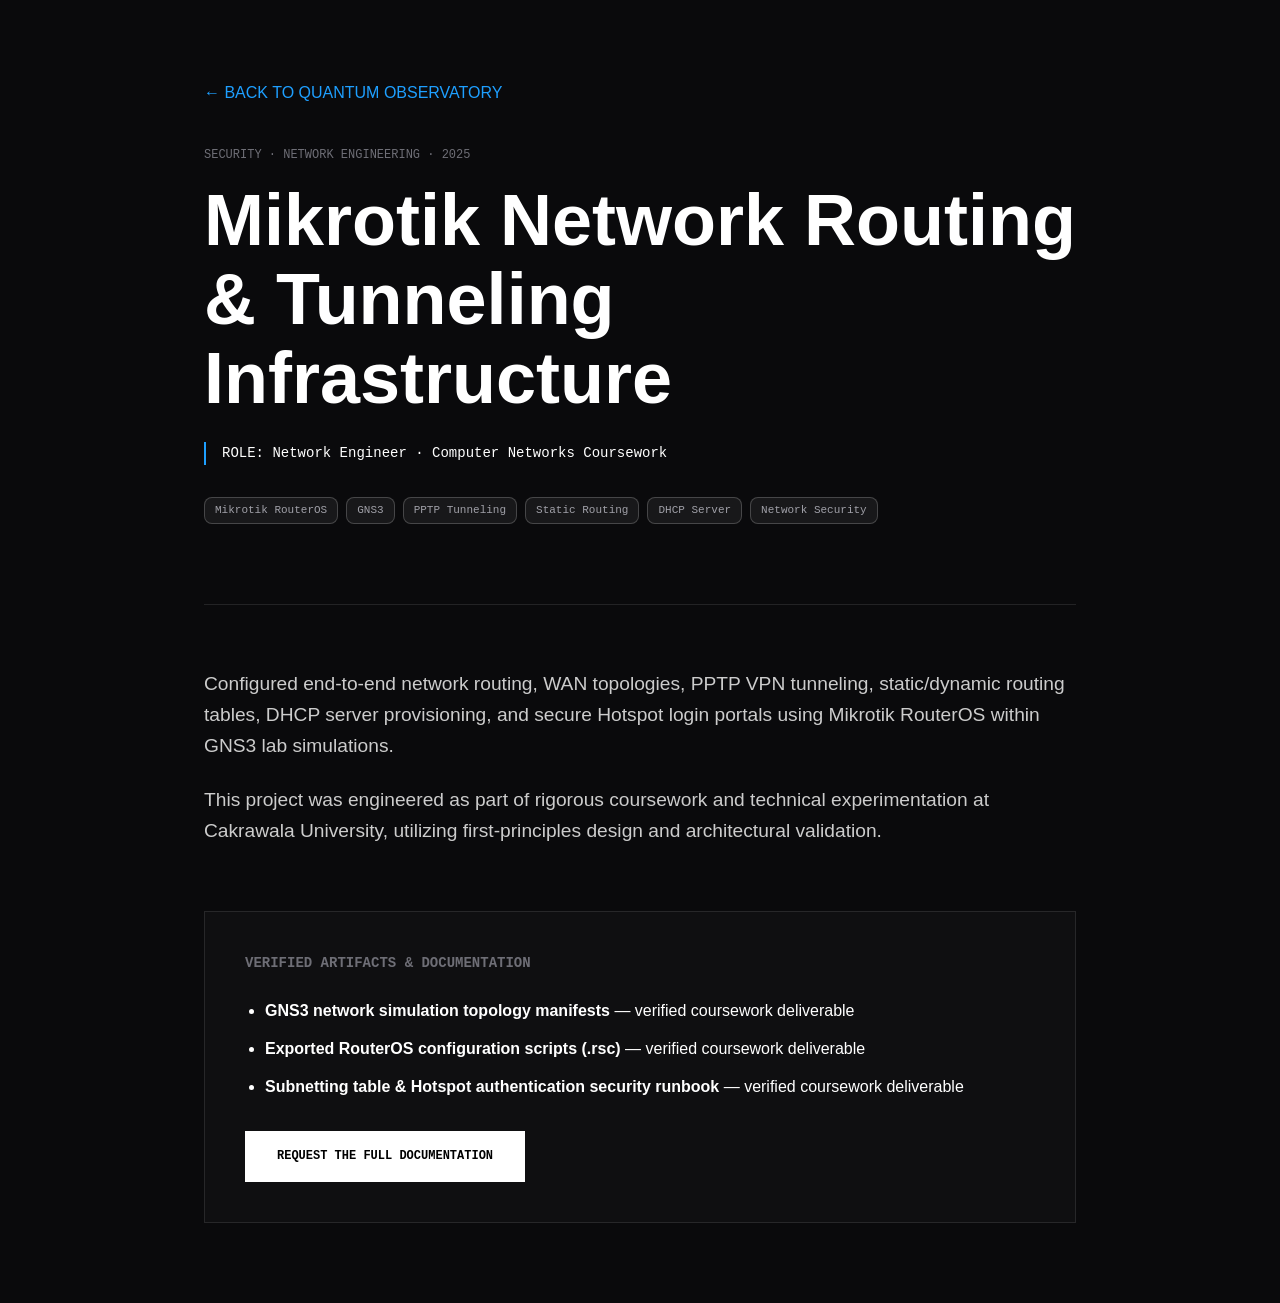
<file: projects/mikrotik.html>
<!DOCTYPE html>
<html lang="en">
<head>
  <meta charset="UTF-8" />
  <meta name="viewport" content="width=device-width,initial-scale=1" />
  <title>Mikrotik Network Routing & Tunneling Infrastructure — Brilliant Gibran Case Study</title>
  <link rel="canonical" href="https://brilliantgibranportofolio.my.id/projects/mikrotik" />
  <meta name="description" content="Configured end-to-end network routing, WAN topologies, PPTP VPN tunneling, static/dynamic routing tables, DHCP server provisioning, and secure Hotspot login portals using Mikrotik RouterOS within GNS3 lab simulations." />
  <script>
    if (localStorage.getItem('theme') !== 'light') document.documentElement.classList.add('dark');
    sessionStorage.setItem('bg-seen', '1');
  </script>
  <script type="application/ld+json">
  {
    "@context": "https://schema.org",
    "@type": "TechArticle",
    "headline": "Mikrotik Network Routing & Tunneling Infrastructure",
    "description": "Configured end-to-end network routing, WAN topologies, PPTP VPN tunneling, static/dynamic routing tables, DHCP server provisioning, and secure Hotspot login portals using Mikrotik RouterOS within GNS3 lab simulations.",
    "author": { "@type": "Person", "name": "Brilliant Gibran Adhinata J." }
  }
  </script>
  <link rel="stylesheet" href="/shared/case.css" />
  <link rel="stylesheet" href="/shared/anatomy.css" />
  <style>
    :root { --bg: #0a0a0c; --fg: #ffffff; --fg-faint: #6e6e76; --accent: #1e9fff; }
    html.dark { --bg: #0a0a0c; --fg: #ffffff; }
    body { background: var(--bg); color: var(--fg); font-family: sans-serif; padding: 80px 5vw; line-height: 1.6; max-width: 1000px; margin: 0 auto; }
    a { color: var(--accent); text-decoration: none; }
    .header { margin-bottom: 64px; border-bottom: 1px solid rgba(255,255,255,0.1); padding-bottom: 40px; }
    .meta { font-family: monospace; font-size: 12px; color: var(--fg-faint); margin-bottom: 16px; text-transform: uppercase; }
    h1 { font-size: clamp(2.5rem, 6vw, 4.5rem); line-height: 1.1; margin-bottom: 24px; view-transition-name: p-mikrotik; }
    .role { font-family: monospace; font-size: 14px; border-left: 2px solid var(--accent); padding-left: 16px; margin-bottom: 32px; }
    .tags { display: flex; flex-wrap: wrap; gap: 8px; margin-bottom: 40px; }
    .tag { font-family: monospace; font-size: 11px; padding: 4px 10px; border: 1px solid rgba(255,255,255,0.2); }
    .content { font-size: 1.2rem; color: #ccc; margin-bottom: 64px; }
    #evidence { background: rgba(255,255,255,0.02); border: 1px solid rgba(255,255,255,0.1); padding: 40px; margin-top: 64px; }
    #evidence h2 { font-family: monospace; font-size: 14px; color: var(--fg-faint); text-transform: uppercase; margin-bottom: 24px; }
    #evidence ul { margin-left: 20px; margin-bottom: 32px; }
    #evidence li { margin-bottom: 12px; }
    .cta-btn { display: inline-block; padding: 16px 32px; background: #fff; color: #000; font-family: monospace; font-size: 12px; text-transform: uppercase; font-weight: bold; }
    .back-nav { margin-bottom: 40px; }
  </style>
</head>
<body>
  <div class="back-nav">
    <a href="/#projects">← BACK TO QUANTUM OBSERVATORY</a>
  </div>
  <main id="main">
    <header class="header">
      <div class="meta">Security · Network Engineering · 2025</div>
      <h1>Mikrotik Network Routing & Tunneling Infrastructure</h1>
      <div class="role">ROLE: Network Engineer · Computer Networks Coursework</div>
      <div class="tags">
        <span class="tag">Mikrotik RouterOS</span><span class="tag">GNS3</span><span class="tag">PPTP Tunneling</span><span class="tag">Static Routing</span><span class="tag">DHCP Server</span><span class="tag">Network Security</span>
      </div>
    </header>
    <div class="content">
      <p>Configured end-to-end network routing, WAN topologies, PPTP VPN tunneling, static/dynamic routing tables, DHCP server provisioning, and secure Hotspot login portals using Mikrotik RouterOS within GNS3 lab simulations.</p>
      <p style="margin-top:24px;">This project was engineered as part of rigorous coursework and technical experimentation at Cakrawala University, utilizing first-principles design and architectural validation.</p>
    </div>
    <section id="evidence">
      <h2>Verified Artifacts & Documentation</h2>
      <ul>
        <li><strong>GNS3 network simulation topology manifests</strong> — verified coursework deliverable</li><li><strong>Exported RouterOS configuration scripts (.rsc)</strong> — verified coursework deliverable</li><li><strong>Subnetting table & Hotspot authentication security runbook</strong> — verified coursework deliverable</li>
      </ul>
      <a class="cta-btn" href="mailto:brilliantgibran16@gmail.com?subject=Artifact Request: Mikrotik Network Routing & Tunneling Infrastructure">
        Request the Full Documentation
      </a>
    </section>
  </main>
  <div class="xray-grid"></div>
  <script src="/shared/anatomy.js"></script>
</body>
</html>
</file>
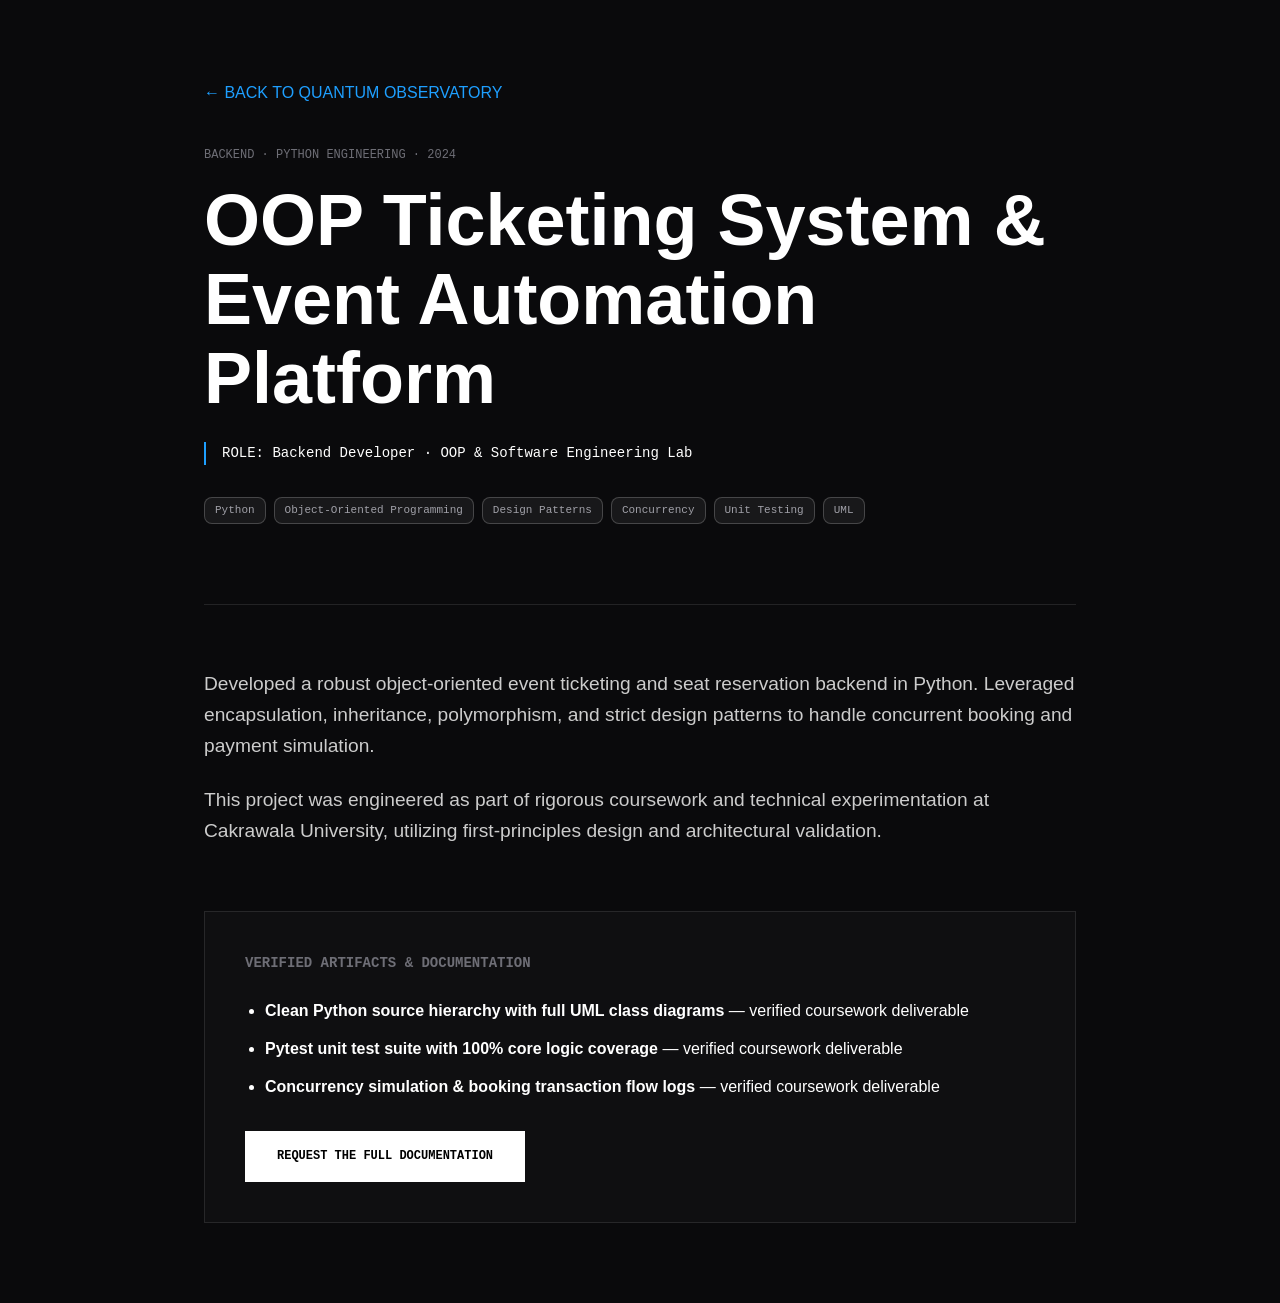
<file: projects/oop.html>
<!DOCTYPE html>
<html lang="en">
<head>
  <meta charset="UTF-8" />
  <meta name="viewport" content="width=device-width,initial-scale=1" />
  <title>OOP Ticketing System & Event Automation Platform — Brilliant Gibran Case Study</title>
  <link rel="canonical" href="https://brilliantgibranportofolio.my.id/projects/oop" />
  <meta name="description" content="Developed a robust object-oriented event ticketing and seat reservation backend in Python. Leveraged encapsulation, inheritance, polymorphism, and strict design patterns to handle concurrent booking and payment simulation." />
  <script>
    if (localStorage.getItem('theme') !== 'light') document.documentElement.classList.add('dark');
    sessionStorage.setItem('bg-seen', '1');
  </script>
  <script type="application/ld+json">
  {
    "@context": "https://schema.org",
    "@type": "TechArticle",
    "headline": "OOP Ticketing System & Event Automation Platform",
    "description": "Developed a robust object-oriented event ticketing and seat reservation backend in Python. Leveraged encapsulation, inheritance, polymorphism, and strict design patterns to handle concurrent booking and payment simulation.",
    "author": { "@type": "Person", "name": "Brilliant Gibran Adhinata J." }
  }
  </script>
  <link rel="stylesheet" href="/shared/case.css" />
  <link rel="stylesheet" href="/shared/anatomy.css" />
  <style>
    :root { --bg: #0a0a0c; --fg: #ffffff; --fg-faint: #6e6e76; --accent: #1e9fff; }
    html.dark { --bg: #0a0a0c; --fg: #ffffff; }
    body { background: var(--bg); color: var(--fg); font-family: sans-serif; padding: 80px 5vw; line-height: 1.6; max-width: 1000px; margin: 0 auto; }
    a { color: var(--accent); text-decoration: none; }
    .header { margin-bottom: 64px; border-bottom: 1px solid rgba(255,255,255,0.1); padding-bottom: 40px; }
    .meta { font-family: monospace; font-size: 12px; color: var(--fg-faint); margin-bottom: 16px; text-transform: uppercase; }
    h1 { font-size: clamp(2.5rem, 6vw, 4.5rem); line-height: 1.1; margin-bottom: 24px; view-transition-name: p-oop; }
    .role { font-family: monospace; font-size: 14px; border-left: 2px solid var(--accent); padding-left: 16px; margin-bottom: 32px; }
    .tags { display: flex; flex-wrap: wrap; gap: 8px; margin-bottom: 40px; }
    .tag { font-family: monospace; font-size: 11px; padding: 4px 10px; border: 1px solid rgba(255,255,255,0.2); }
    .content { font-size: 1.2rem; color: #ccc; margin-bottom: 64px; }
    #evidence { background: rgba(255,255,255,0.02); border: 1px solid rgba(255,255,255,0.1); padding: 40px; margin-top: 64px; }
    #evidence h2 { font-family: monospace; font-size: 14px; color: var(--fg-faint); text-transform: uppercase; margin-bottom: 24px; }
    #evidence ul { margin-left: 20px; margin-bottom: 32px; }
    #evidence li { margin-bottom: 12px; }
    .cta-btn { display: inline-block; padding: 16px 32px; background: #fff; color: #000; font-family: monospace; font-size: 12px; text-transform: uppercase; font-weight: bold; }
    .back-nav { margin-bottom: 40px; }
  </style>
</head>
<body>
  <div class="back-nav">
    <a href="/#projects">← BACK TO QUANTUM OBSERVATORY</a>
  </div>
  <main id="main">
    <header class="header">
      <div class="meta">Backend · Python Engineering · 2024</div>
      <h1>OOP Ticketing System & Event Automation Platform</h1>
      <div class="role">ROLE: Backend Developer · OOP & Software Engineering Lab</div>
      <div class="tags">
        <span class="tag">Python</span><span class="tag">Object-Oriented Programming</span><span class="tag">Design Patterns</span><span class="tag">Concurrency</span><span class="tag">Unit Testing</span><span class="tag">UML</span>
      </div>
    </header>
    <div class="content">
      <p>Developed a robust object-oriented event ticketing and seat reservation backend in Python. Leveraged encapsulation, inheritance, polymorphism, and strict design patterns to handle concurrent booking and payment simulation.</p>
      <p style="margin-top:24px;">This project was engineered as part of rigorous coursework and technical experimentation at Cakrawala University, utilizing first-principles design and architectural validation.</p>
    </div>
    <section id="evidence">
      <h2>Verified Artifacts & Documentation</h2>
      <ul>
        <li><strong>Clean Python source hierarchy with full UML class diagrams</strong> — verified coursework deliverable</li><li><strong>Pytest unit test suite with 100% core logic coverage</strong> — verified coursework deliverable</li><li><strong>Concurrency simulation & booking transaction flow logs</strong> — verified coursework deliverable</li>
      </ul>
      <a class="cta-btn" href="mailto:brilliantgibran16@gmail.com?subject=Artifact Request: OOP Ticketing System & Event Automation Platform">
        Request the Full Documentation
      </a>
    </section>
  </main>
  <div class="xray-grid"></div>
  <script src="/shared/anatomy.js"></script>
</body>
</html>
</file>
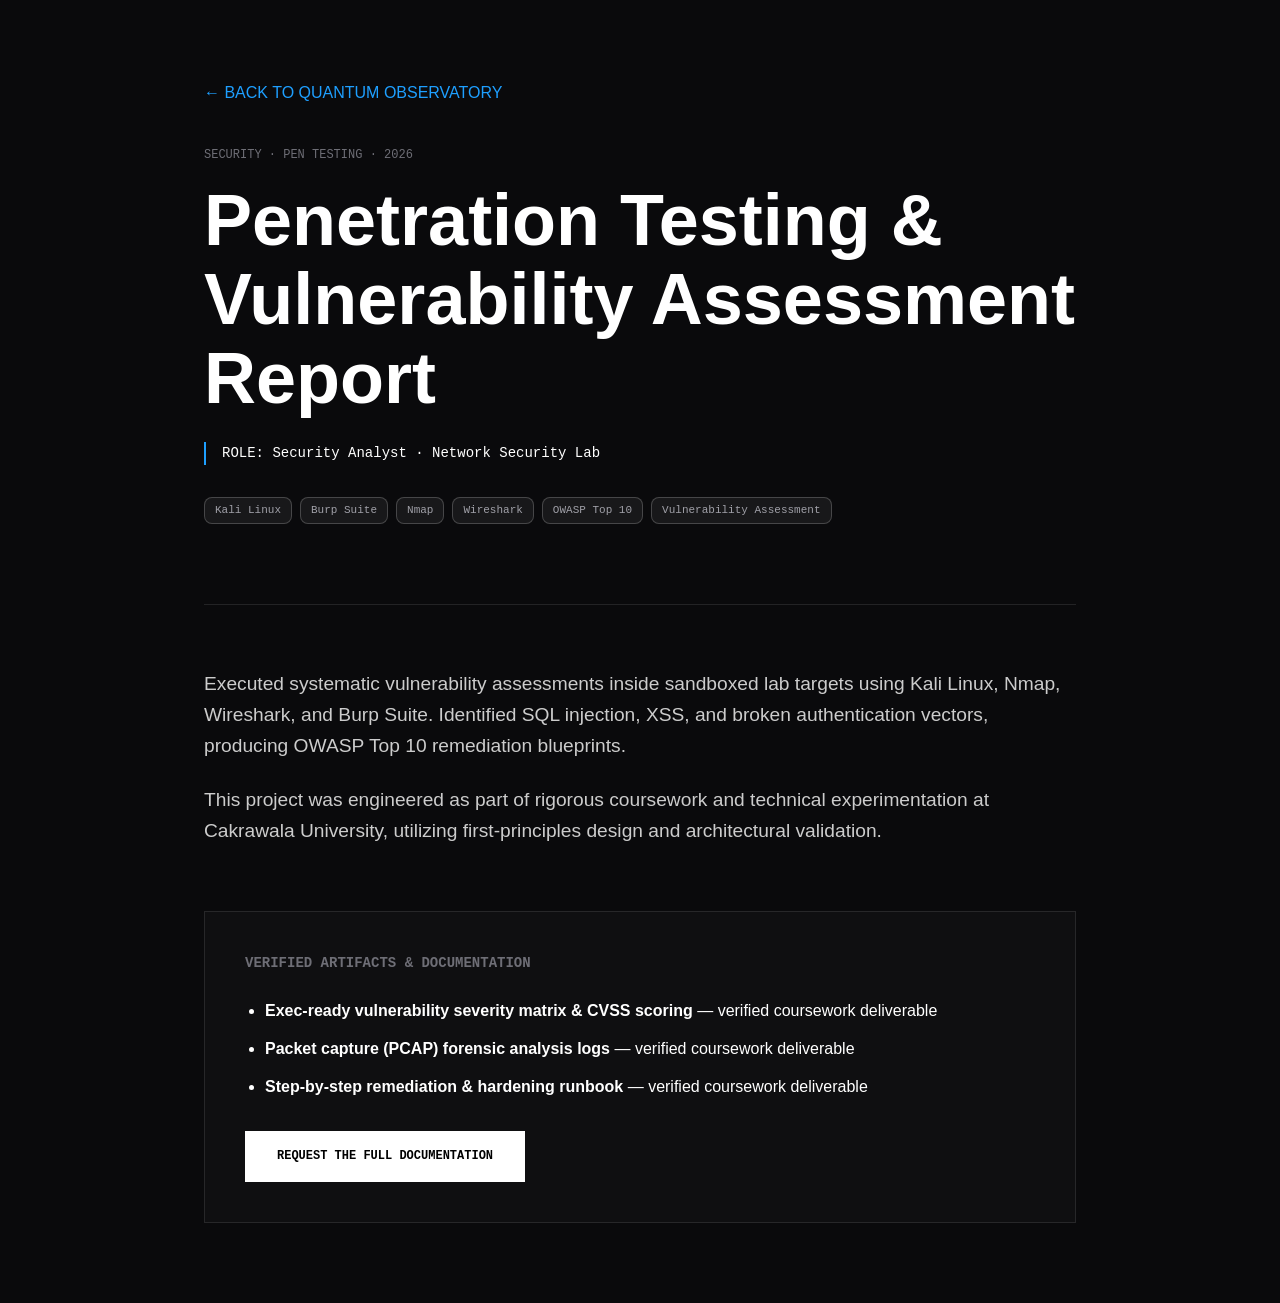
<file: projects/pentest.html>
<!DOCTYPE html>
<html lang="en">
<head>
  <meta charset="UTF-8" />
  <meta name="viewport" content="width=device-width,initial-scale=1" />
  <title>Penetration Testing & Vulnerability Assessment Report — Brilliant Gibran Case Study</title>
  <link rel="canonical" href="https://brilliantgibranportofolio.my.id/projects/pentest" />
  <meta name="description" content="Executed systematic vulnerability assessments inside sandboxed lab targets using Kali Linux, Nmap, Wireshark, and Burp Suite. Identified SQL injection, XSS, and broken authentication vectors, producing OWASP Top 10 remediation blueprints." />
  <script>
    if (localStorage.getItem('theme') !== 'light') document.documentElement.classList.add('dark');
    sessionStorage.setItem('bg-seen', '1');
  </script>
  <script type="application/ld+json">
  {
    "@context": "https://schema.org",
    "@type": "TechArticle",
    "headline": "Penetration Testing & Vulnerability Assessment Report",
    "description": "Executed systematic vulnerability assessments inside sandboxed lab targets using Kali Linux, Nmap, Wireshark, and Burp Suite. Identified SQL injection, XSS, and broken authentication vectors, producing OWASP Top 10 remediation blueprints.",
    "author": { "@type": "Person", "name": "Brilliant Gibran Adhinata J." }
  }
  </script>
  <link rel="stylesheet" href="/shared/case.css" />
  <link rel="stylesheet" href="/shared/anatomy.css" />
  <style>
    :root { --bg: #0a0a0c; --fg: #ffffff; --fg-faint: #6e6e76; --accent: #1e9fff; }
    html.dark { --bg: #0a0a0c; --fg: #ffffff; }
    body { background: var(--bg); color: var(--fg); font-family: sans-serif; padding: 80px 5vw; line-height: 1.6; max-width: 1000px; margin: 0 auto; }
    a { color: var(--accent); text-decoration: none; }
    .header { margin-bottom: 64px; border-bottom: 1px solid rgba(255,255,255,0.1); padding-bottom: 40px; }
    .meta { font-family: monospace; font-size: 12px; color: var(--fg-faint); margin-bottom: 16px; text-transform: uppercase; }
    h1 { font-size: clamp(2.5rem, 6vw, 4.5rem); line-height: 1.1; margin-bottom: 24px; view-transition-name: p-pentest; }
    .role { font-family: monospace; font-size: 14px; border-left: 2px solid var(--accent); padding-left: 16px; margin-bottom: 32px; }
    .tags { display: flex; flex-wrap: wrap; gap: 8px; margin-bottom: 40px; }
    .tag { font-family: monospace; font-size: 11px; padding: 4px 10px; border: 1px solid rgba(255,255,255,0.2); }
    .content { font-size: 1.2rem; color: #ccc; margin-bottom: 64px; }
    #evidence { background: rgba(255,255,255,0.02); border: 1px solid rgba(255,255,255,0.1); padding: 40px; margin-top: 64px; }
    #evidence h2 { font-family: monospace; font-size: 14px; color: var(--fg-faint); text-transform: uppercase; margin-bottom: 24px; }
    #evidence ul { margin-left: 20px; margin-bottom: 32px; }
    #evidence li { margin-bottom: 12px; }
    .cta-btn { display: inline-block; padding: 16px 32px; background: #fff; color: #000; font-family: monospace; font-size: 12px; text-transform: uppercase; font-weight: bold; }
    .back-nav { margin-bottom: 40px; }
  </style>
</head>
<body>
  <div class="back-nav">
    <a href="/#projects">← BACK TO QUANTUM OBSERVATORY</a>
  </div>
  <main id="main">
    <header class="header">
      <div class="meta">Security · Pen Testing · 2026</div>
      <h1>Penetration Testing & Vulnerability Assessment Report</h1>
      <div class="role">ROLE: Security Analyst · Network Security Lab</div>
      <div class="tags">
        <span class="tag">Kali Linux</span><span class="tag">Burp Suite</span><span class="tag">Nmap</span><span class="tag">Wireshark</span><span class="tag">OWASP Top 10</span><span class="tag">Vulnerability Assessment</span>
      </div>
    </header>
    <div class="content">
      <p>Executed systematic vulnerability assessments inside sandboxed lab targets using Kali Linux, Nmap, Wireshark, and Burp Suite. Identified SQL injection, XSS, and broken authentication vectors, producing OWASP Top 10 remediation blueprints.</p>
      <p style="margin-top:24px;">This project was engineered as part of rigorous coursework and technical experimentation at Cakrawala University, utilizing first-principles design and architectural validation.</p>
    </div>
    <section id="evidence">
      <h2>Verified Artifacts & Documentation</h2>
      <ul>
        <li><strong>Exec-ready vulnerability severity matrix & CVSS scoring</strong> — verified coursework deliverable</li><li><strong>Packet capture (PCAP) forensic analysis logs</strong> — verified coursework deliverable</li><li><strong>Step-by-step remediation & hardening runbook</strong> — verified coursework deliverable</li>
      </ul>
      <a class="cta-btn" href="mailto:brilliantgibran16@gmail.com?subject=Artifact Request: Penetration Testing & Vulnerability Assessment Report">
        Request the Full Documentation
      </a>
    </section>
  </main>
  <div class="xray-grid"></div>
  <script src="/shared/anatomy.js"></script>
</body>
</html>
</file>
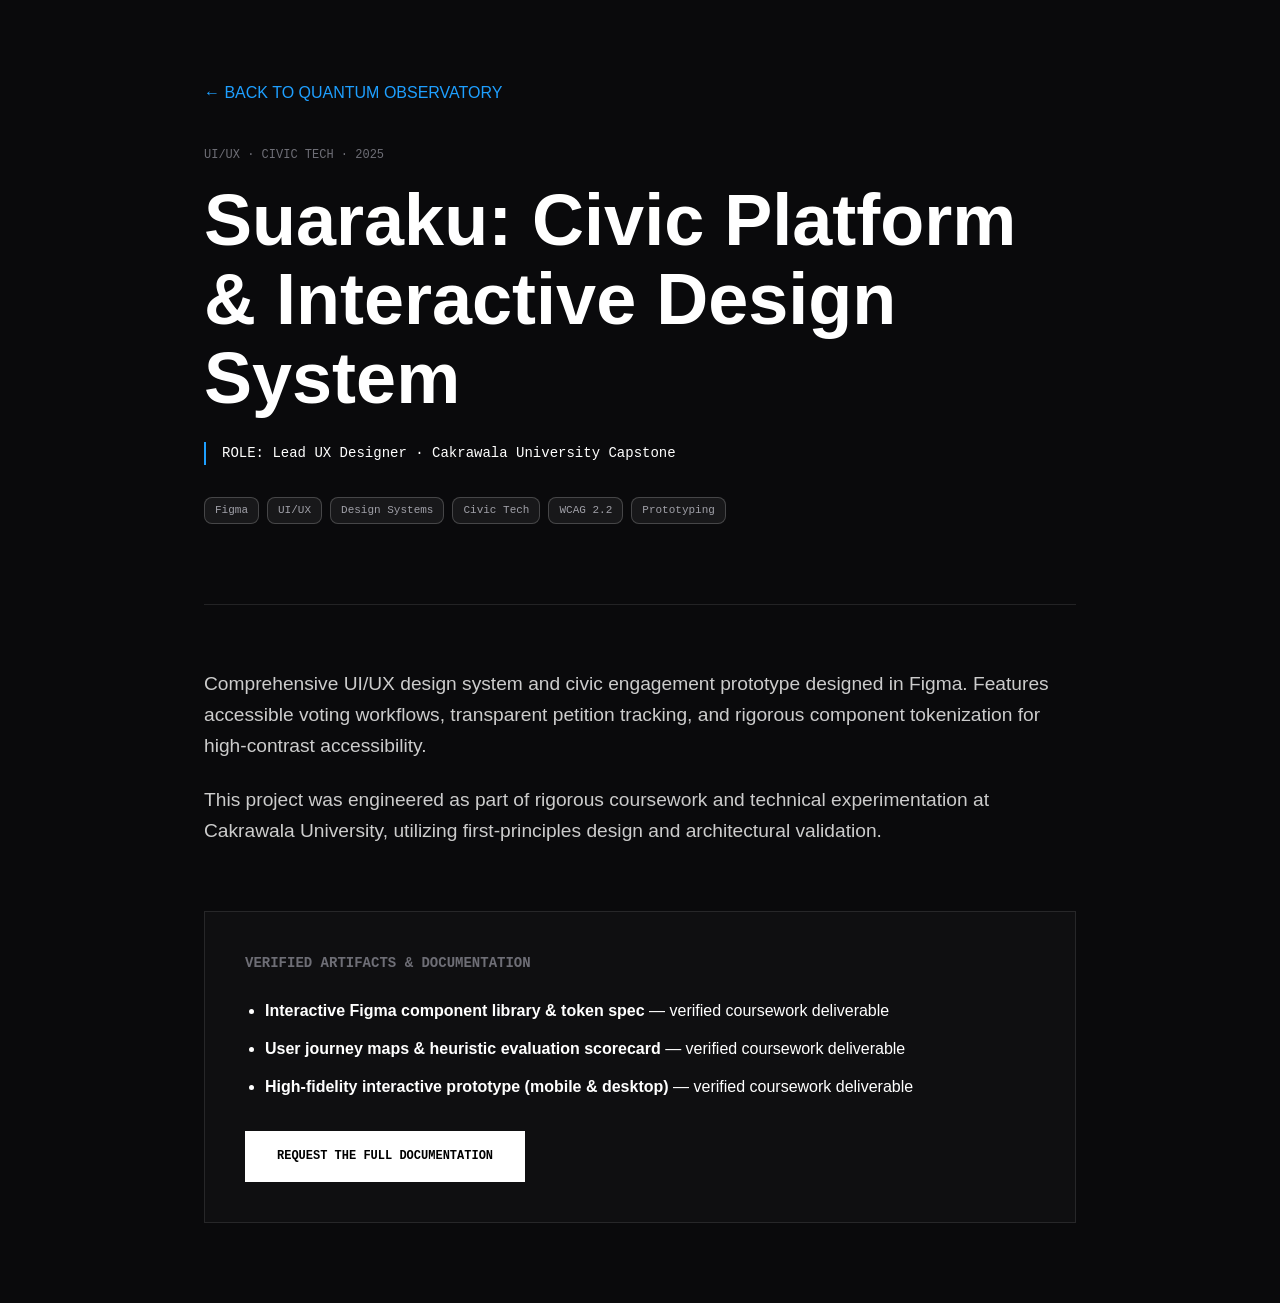
<file: projects/suaraku.html>
<!DOCTYPE html>
<html lang="en">
<head>
  <meta charset="UTF-8" />
  <meta name="viewport" content="width=device-width,initial-scale=1" />
  <title>Suaraku: Civic Platform & Interactive Design System — Brilliant Gibran Case Study</title>
  <link rel="canonical" href="https://brilliantgibranportofolio.my.id/projects/suaraku" />
  <meta name="description" content="Comprehensive UI/UX design system and civic engagement prototype designed in Figma. Features accessible voting workflows, transparent petition tracking, and rigorous component tokenization for high-contrast accessibility." />
  <script>
    if (localStorage.getItem('theme') !== 'light') document.documentElement.classList.add('dark');
    sessionStorage.setItem('bg-seen', '1');
  </script>
  <script type="application/ld+json">
  {
    "@context": "https://schema.org",
    "@type": "TechArticle",
    "headline": "Suaraku: Civic Platform & Interactive Design System",
    "description": "Comprehensive UI/UX design system and civic engagement prototype designed in Figma. Features accessible voting workflows, transparent petition tracking, and rigorous component tokenization for high-contrast accessibility.",
    "author": { "@type": "Person", "name": "Brilliant Gibran Adhinata J." }
  }
  </script>
  <link rel="stylesheet" href="/shared/case.css" />
  <link rel="stylesheet" href="/shared/anatomy.css" />
  <style>
    :root { --bg: #0a0a0c; --fg: #ffffff; --fg-faint: #6e6e76; --accent: #1e9fff; }
    html.dark { --bg: #0a0a0c; --fg: #ffffff; }
    body { background: var(--bg); color: var(--fg); font-family: sans-serif; padding: 80px 5vw; line-height: 1.6; max-width: 1000px; margin: 0 auto; }
    a { color: var(--accent); text-decoration: none; }
    .header { margin-bottom: 64px; border-bottom: 1px solid rgba(255,255,255,0.1); padding-bottom: 40px; }
    .meta { font-family: monospace; font-size: 12px; color: var(--fg-faint); margin-bottom: 16px; text-transform: uppercase; }
    h1 { font-size: clamp(2.5rem, 6vw, 4.5rem); line-height: 1.1; margin-bottom: 24px; view-transition-name: p-suaraku; }
    .role { font-family: monospace; font-size: 14px; border-left: 2px solid var(--accent); padding-left: 16px; margin-bottom: 32px; }
    .tags { display: flex; flex-wrap: wrap; gap: 8px; margin-bottom: 40px; }
    .tag { font-family: monospace; font-size: 11px; padding: 4px 10px; border: 1px solid rgba(255,255,255,0.2); }
    .content { font-size: 1.2rem; color: #ccc; margin-bottom: 64px; }
    #evidence { background: rgba(255,255,255,0.02); border: 1px solid rgba(255,255,255,0.1); padding: 40px; margin-top: 64px; }
    #evidence h2 { font-family: monospace; font-size: 14px; color: var(--fg-faint); text-transform: uppercase; margin-bottom: 24px; }
    #evidence ul { margin-left: 20px; margin-bottom: 32px; }
    #evidence li { margin-bottom: 12px; }
    .cta-btn { display: inline-block; padding: 16px 32px; background: #fff; color: #000; font-family: monospace; font-size: 12px; text-transform: uppercase; font-weight: bold; }
    .back-nav { margin-bottom: 40px; }
  </style>
</head>
<body>
  <div class="back-nav">
    <a href="/#projects">← BACK TO QUANTUM OBSERVATORY</a>
  </div>
  <main id="main">
    <header class="header">
      <div class="meta">UI/UX · Civic Tech · 2025</div>
      <h1>Suaraku: Civic Platform & Interactive Design System</h1>
      <div class="role">ROLE: Lead UX Designer · Cakrawala University Capstone</div>
      <div class="tags">
        <span class="tag">Figma</span><span class="tag">UI/UX</span><span class="tag">Design Systems</span><span class="tag">Civic Tech</span><span class="tag">WCAG 2.2</span><span class="tag">Prototyping</span>
      </div>
    </header>
    <div class="content">
      <p>Comprehensive UI/UX design system and civic engagement prototype designed in Figma. Features accessible voting workflows, transparent petition tracking, and rigorous component tokenization for high-contrast accessibility.</p>
      <p style="margin-top:24px;">This project was engineered as part of rigorous coursework and technical experimentation at Cakrawala University, utilizing first-principles design and architectural validation.</p>
    </div>
    <section id="evidence">
      <h2>Verified Artifacts & Documentation</h2>
      <ul>
        <li><strong>Interactive Figma component library & token spec</strong> — verified coursework deliverable</li><li><strong>User journey maps & heuristic evaluation scorecard</strong> — verified coursework deliverable</li><li><strong>High-fidelity interactive prototype (mobile & desktop)</strong> — verified coursework deliverable</li>
      </ul>
      <a class="cta-btn" href="mailto:brilliantgibran16@gmail.com?subject=Artifact Request: Suaraku: Civic Platform & Interactive Design System">
        Request the Full Documentation
      </a>
    </section>
  </main>
  <div class="xray-grid"></div>
  <script src="/shared/anatomy.js"></script>
</body>
</html>
</file>
<file: shared/case.css>
/* ═══════════════════════════════════════════════════════════════
   case.css — case-study MPA layer
   Shared by /projects/*.html. Token values, nav, and the motion
   language are mirrored from index.html (single design system).
   Zero dependencies · zero external requests.
   ═══════════════════════════════════════════════════════════════ */

/* ── SELF-HOSTED FONTS (latin subsets, variable where available) ── */
@font-face {
  font-family: 'Inter';
  font-style: normal;
  font-weight: 400 900;
  font-display: swap;
  src: url('/fonts/inter-var.woff2') format('woff2');
  unicode-range: U+0000-00FF, U+0131, U+0152-0153, U+02BB-02BC, U+02C6, U+02DA, U+02DC, U+0304, U+0308, U+0329, U+2000-206F, U+20AC, U+2122, U+2191, U+2193, U+2212, U+2215, U+FEFF, U+FFFD;
}

@font-face {
  font-family: 'Source Code Pro';
  font-style: normal;
  font-weight: 400 700;
  font-display: swap;
  src: url('/fonts/scp-var.woff2') format('woff2');
  unicode-range: U+0000-00FF, U+0131, U+0152-0153, U+02BB-02BC, U+02C6, U+02DA, U+02DC, U+0304, U+0308, U+0329, U+2000-206F, U+20AC, U+2122, U+2191, U+2193, U+2212, U+2215, U+FEFF, U+FFFD;
}

@font-face {
  font-family: 'DM Serif Display';
  font-style: normal;
  font-weight: 400;
  font-display: swap;
  src: url('/fonts/dmserif-400.woff2') format('woff2');
  unicode-range: U+0000-00FF, U+0131, U+0152-0153, U+02BB-02BC, U+02C6, U+02DA, U+02DC, U+0304, U+0308, U+0329, U+2000-206F, U+20AC, U+2122, U+2191, U+2193, U+2212, U+2215, U+FEFF, U+FFFD;
}

@font-face {
  font-family: 'DM Serif Display';
  font-style: italic;
  font-weight: 400;
  font-display: swap;
  src: url('/fonts/dmserif-400i.woff2') format('woff2');
  unicode-range: U+0000-00FF, U+0131, U+0152-0153, U+02BB-02BC, U+02C6, U+02DA, U+02DC, U+0304, U+0308, U+0329, U+2000-206F, U+20AC, U+2122, U+2191, U+2193, U+2212, U+2215, U+FEFF, U+FFFD;
}

/* ── RESET ── */
*,
*::before,
*::after { box-sizing: border-box; margin: 0; padding: 0; }

html { -webkit-font-smoothing: antialiased; scroll-behavior: smooth; }

a { color: inherit; text-decoration: none; }

img, svg { display: block; max-width: 100%; }

button { cursor: pointer; font-family: inherit; }

/* ── THEME TOKENS (verbatim from index.html) ── */
:root {
  --bg: #f5f5f5;
  --bg-card: #fff;
  --text-primary: #0f0f0f;
  --text-secondary: #555;
  --text-muted: #767676;
  --text-faint: #6e6e76;
  --border: rgba(0, 0, 0, .08);
  --border-med: rgba(0, 0, 0, .1);
  --border-strong: rgba(0, 0, 0, .2);
  --nav-scroll-bg: rgba(245, 245, 245, .85);
  --selection-bg: #0f0f0f;
  --selection-text: #fff;
  --accent: #1e9fff;
  --accent-2: #a5f3fc;
  --accent-link: #1e9fff;
  --ease: cubic-bezier(.22, 1, .36, 1);
}

html.dark {
  --bg: #111113;
  --bg-card: #1c1c1e;
  --text-primary: #f0f0f0;
  --text-secondary: #a0a0a8;
  --text-muted: #9a9aa2;
  --text-faint: #7c7c86;
  --border: rgba(255, 255, 255, .07);
  --border-med: rgba(255, 255, 255, .1);
  --border-strong: rgba(255, 255, 255, .25);
  --nav-scroll-bg: rgba(17, 17, 19, .88);
  --selection-bg: #f0f0f0;
  --selection-text: #0f0f0f;
  --accent-link: #93c5fd;
}

body {
  font-family: 'Inter', system-ui, sans-serif;
  background-color: var(--bg);
  color: var(--text-primary);
  overflow-x: hidden;
  transition: background-color .3s, color .3s;
}

::selection { background: var(--selection-bg); color: var(--selection-text); }

:focus-visible { outline: 2px solid var(--accent); outline-offset: 3px; }

section[id] { scroll-margin-top: 84px; }

/* ── SKIP LINK ── */
.skip-link {
  position: fixed;
  top: 12px;
  left: 12px;
  z-index: 10001;
  background: var(--bg-card);
  color: var(--text-primary);
  border: 1px solid var(--border-strong);
  border-radius: 999px;
  padding: 10px 18px;
  font-size: 13px;
  font-weight: 600;
  transform: translateY(-200%);
  transition: transform .2s;
}

.skip-link:focus { transform: translateY(0); }

/* ── NAV (mirrors index.html) ── */
@keyframes nav-fade-in { from { opacity: 0; transform: translateY(-8px) } to { opacity: 1; transform: none } }

nav#nav {
  position: fixed;
  top: 0;
  left: 0;
  right: 0;
  z-index: 100;
  opacity: 0;
  animation: nav-fade-in .5s var(--ease) .1s both;
}

/* Warm navigation (arrived from another page in this session): no entrance replay */
html.warm nav#nav { animation: none; opacity: 1; }

.nav-inner {
  max-width: 1100px;
  margin: 0 auto;
  padding: 20px 32px;
  display: flex;
  align-items: center;
  justify-content: space-between;
}

.nav-logo {
  font-family: 'Source Code Pro', monospace;
  font-size: 13px;
  font-weight: 500;
  color: var(--text-primary);
  letter-spacing: .04em;
  position: relative;
}

.nav-links { display: flex; align-items: center; gap: 28px; }

.nav-link { font-size: 13px; color: var(--text-secondary); transition: color .2s; }
.nav-link:hover { color: var(--text-primary); }
html.dark .nav-link { color: var(--text-muted); }
html.dark .nav-link:hover { color: var(--text-primary); }

.nav-hire {
  display: inline-flex;
  align-items: center;
  background: #0f0f0f;
  color: #fff;
  font-size: 13px;
  font-weight: 500;
  padding: 8px 20px;
  border-radius: 999px;
  border: none;
  transition: background .2s, transform .2s;
}

.nav-hire:hover { background: #333; transform: scale(1.03); }
html.dark .nav-hire { background: #f0f0f0; color: #111; }
html.dark .nav-hire:hover { background: #fff; }

.nav-scrolled {
  background: var(--nav-scroll-bg);
  backdrop-filter: blur(16px);
  -webkit-backdrop-filter: blur(16px);
  border-bottom: 1px solid var(--border);
}

#theme-toggle,
#xray-toggle {
  background: none;
  border: 1px solid var(--border-med);
  border-radius: 999px;
  width: 36px;
  height: 36px;
  display: flex;
  align-items: center;
  justify-content: center;
  color: var(--text-secondary);
  transition: background .2s, border-color .2s, transform .2s;
  flex-shrink: 0;
}

#theme-toggle:hover,
#xray-toggle:hover {
  background: var(--bg-card);
  border-color: var(--border-strong);
  transform: scale(1.08);
}

#xray-toggle[aria-pressed="true"] { color: var(--accent); border-color: rgba(30, 159, 255, .5); }

.icon-sun { display: none; }
.icon-moon { display: block; }
html.dark .icon-sun { display: block; }
html.dark .icon-moon { display: none; }

/* ── MOBILE NAV (840 / 840.02 boundary pair — same as index) ── */
#nav-burger {
  display: none;
  background: none;
  border: 1px solid var(--border-med);
  border-radius: 999px;
  width: 36px;
  height: 36px;
  flex-direction: column;
  align-items: center;
  justify-content: center;
  gap: 5px;
  flex-shrink: 0;
  transition: background .2s, border-color .2s;
}

#nav-burger:hover { background: var(--bg-card); border-color: var(--border-strong); }

.burger-line {
  display: block;
  width: 15px;
  height: 1.5px;
  border-radius: 2px;
  background: var(--text-primary);
  transition: transform .3s var(--ease);
}

#nav-burger.is-open .burger-line:first-child { transform: translateY(3.25px) rotate(45deg); }
#nav-burger.is-open .burger-line:last-child { transform: translateY(-3.25px) rotate(-45deg); }

nav.nav-open {
  background: var(--nav-scroll-bg);
  backdrop-filter: blur(16px);
  -webkit-backdrop-filter: blur(16px);
}

#mobile-menu {
  position: absolute;
  top: 100%;
  left: 0;
  right: 0;
  display: flex;
  flex-direction: column;
  padding: 4px 24px 20px;
  background: var(--nav-scroll-bg);
  backdrop-filter: blur(16px);
  -webkit-backdrop-filter: blur(16px);
  border-bottom: 1px solid var(--border);
  visibility: hidden;
  opacity: 0;
  transform: translateY(-8px);
  transition: opacity .3s var(--ease), transform .3s var(--ease), visibility 0s .3s;
}

nav.nav-open #mobile-menu {
  visibility: visible;
  opacity: 1;
  transform: translateY(0);
  transition: opacity .3s var(--ease), transform .3s var(--ease), visibility 0s;
}

.mobile-link {
  font-size: 15px;
  font-weight: 500;
  color: var(--text-primary);
  padding: 14px 4px;
  border-bottom: 1px solid var(--border);
  opacity: 0;
  transform: translateY(-6px);
  transition: opacity .35s var(--ease), transform .35s var(--ease);
}

nav.nav-open .mobile-link { opacity: 1; transform: translateY(0); }
nav.nav-open .mobile-link:nth-child(1) { transition-delay: .04s; }
nav.nav-open .mobile-link:nth-child(2) { transition-delay: .08s; }
nav.nav-open .mobile-link:nth-child(3) { transition-delay: .12s; }
nav.nav-open .mobile-link:nth-child(4) { transition-delay: .16s; }
nav.nav-open .mobile-link:nth-child(5) { transition-delay: .20s; }
nav.nav-open .mobile-link:nth-child(6) { transition-delay: .24s; }

.mobile-hire {
  margin-top: 16px;
  align-self: flex-start;
  opacity: 0;
  transform: translateY(-6px);
  transition: opacity .35s var(--ease), transform .35s var(--ease);
}

nav.nav-open .mobile-hire { opacity: 1; transform: translateY(0); transition-delay: .28s; }

@media (min-width: 840.02px) {
  #mobile-menu { display: none; }
}

@media (max-width: 840px) {
  .nav-links { gap: 12px; }

  .nav-links .nav-link,
  .nav-links > .nav-hire,
  .nav-links #xray-toggle { display: none; }

  #nav-burger { display: inline-flex; }
}

/* ── CASE HERO ── */
.case-hero {
  max-width: 1100px;
  margin: 0 auto;
  padding: calc(96px + 4vh) 32px 34px;
}

.case-crumb {
  font-family: 'Source Code Pro', monospace;
  font-size: 11px;
  color: var(--text-faint);
  letter-spacing: .1em;
}

.case-hero-icon {
  width: 96px;
  height: 80px;
  position: relative;
  margin: 30px 0 26px;
  filter: drop-shadow(0 2px 5px rgba(0, 0, 0, .14));
}

.case-hero-icon svg { position: absolute; inset: 0; width: 100%; height: 100%; }

.case-hero-face {
  position: absolute;
  left: 1px;
  right: 1px;
  bottom: 1px;
  height: 62px;
  border-radius: 7px;
  box-shadow: inset 0 1px 0 rgba(255, 255, 255, .3), 0 1px 2px rgba(0, 0, 0, .08);
}

.case-title {
  font-family: 'DM Serif Display', Georgia, serif;
  font-weight: 400;
  font-size: clamp(34px, 6vw, 64px);
  line-height: 1.04;
  letter-spacing: -.02em;
  max-width: 17ch;
  text-wrap: balance;
}

.case-meta {
  display: flex;
  flex-wrap: wrap;
  align-items: center;
  gap: 8px 16px;
  margin-top: 26px;
  font-family: 'Source Code Pro', monospace;
  font-size: 11px;
  font-weight: 600;
  letter-spacing: .14em;
  text-transform: uppercase;
  color: var(--text-muted);
}

.case-meta span { display: inline-flex; align-items: center; gap: 6px; }
.case-meta span + span::before { content: '·'; color: var(--border-strong); margin-right: 10px; }

.s-dot { width: 6px; height: 6px; border-radius: 50%; flex-shrink: 0; }

.case-rule {
  max-width: 1100px;
  margin: 0 auto 52px;
  padding: 0 32px;
}

.case-rule i { display: block; height: 1px; background: var(--border); }

/* ── SECTIONS ── */
.case-sec {
  max-width: 1100px;
  margin: 0 auto;
  padding: 0 32px 54px;
}

.section-label {
  font-family: 'Source Code Pro', monospace;
  font-size: 11px;
  font-weight: 600;
  color: var(--text-muted);
  letter-spacing: .2em;
  text-transform: uppercase;
  margin-bottom: 20px;
}

.case-body { max-width: 760px; }

.case-body p {
  font-size: 15.5px;
  line-height: 1.85;
  color: var(--text-secondary);
  margin-bottom: 15px;
}

.case-body p:last-child { margin-bottom: 0; }
.case-body strong { color: var(--text-primary); font-weight: 600; }

/* Process — numbered stages */
.case-steps { max-width: 760px; list-style: none; counter-reset: step; }

.case-steps li {
  counter-increment: step;
  position: relative;
  padding: 14px 0 14px 46px;
  border-top: 1px solid var(--border);
  font-size: 15px;
  line-height: 1.8;
  color: var(--text-secondary);
}

.case-steps li:last-child { border-bottom: 1px solid var(--border); }

.case-steps li::before {
  content: '0' counter(step);
  position: absolute;
  left: 0;
  top: 17px;
  font-family: 'Source Code Pro', monospace;
  font-size: 11px;
  font-weight: 600;
  letter-spacing: .1em;
  color: var(--accent);
}

.case-steps b { color: var(--text-primary); font-weight: 600; }

/* Decisions */
.case-decisions { max-width: 760px; display: grid; gap: 18px; }

.case-decision {
  border-left: 2px solid var(--border-strong);
  padding: 2px 0 2px 18px;
}

.case-decision h3 {
  font-size: 14.5px;
  font-weight: 600;
  color: var(--text-primary);
  letter-spacing: -.01em;
  margin-bottom: 6px;
}

.case-decision p { font-size: 14.5px; line-height: 1.8; color: var(--text-secondary); }

/* Role — tool chips */
.case-tags { display: flex; flex-wrap: wrap; gap: 6px; margin-top: 16px; max-width: 760px; }

.tag {
  font-family: 'Source Code Pro', monospace;
  font-size: 11px;
  background: rgba(0, 0, 0, .05);
  color: var(--text-secondary);
  padding: 4px 10px;
  border-radius: 8px;
}

html.dark .tag { background: rgba(255, 255, 255, .06); }

/* ── EVIDENCE (mirrors .detail-evidence) ── */
.case-evidence {
  max-width: 760px;
  padding: 18px 20px;
  border: 1px dashed var(--border-strong);
  border-radius: 10px;
}

.case-evidence-label {
  font-family: 'Source Code Pro', monospace;
  font-size: 9px;
  font-weight: 600;
  letter-spacing: .16em;
  text-transform: uppercase;
  color: var(--text-muted);
  margin-bottom: 10px;
}

.case-evidence ul { list-style: none; margin: 0 0 14px; }

.case-evidence li {
  font-size: 13.5px;
  color: var(--text-secondary);
  padding: 4px 0 4px 18px;
  position: relative;
}

.case-evidence li::before { content: '▸'; position: absolute; left: 2px; color: var(--accent); }

.case-evidence-note {
  font-size: 12.5px;
  color: var(--text-faint);
  margin-bottom: 14px;
  line-height: 1.7;
}

.request-btn {
  display: inline-flex;
  align-items: center;
  gap: 6px;
  font-family: 'Source Code Pro', monospace;
  font-size: 10.5px;
  font-weight: 600;
  color: var(--accent);
  padding: 7px 14px;
  border-radius: 999px;
  border: 1px solid rgba(30, 159, 255, .25);
  background: rgba(30, 159, 255, .06);
  letter-spacing: .04em;
  transition: background .2s, border-color .2s, transform .2s;
}

.request-btn:hover {
  background: rgba(30, 159, 255, .12);
  border-color: rgba(30, 159, 255, .5);
  transform: translateX(2px);
}

html.dark .request-btn {
  color: var(--accent-link);
  border-color: rgba(147, 197, 253, .25);
  background: rgba(147, 197, 253, .07);
}

html.dark .request-btn:hover { background: rgba(147, 197, 253, .14); border-color: rgba(147, 197, 253, .5); }

/* ── PAGER ── */
.case-pager {
  view-transition-name: none;
  max-width: 1100px;
  margin: 8px auto 0;
  padding: 30px 32px 0;
  border-top: 1px solid var(--border);
  display: flex;
  flex-wrap: wrap;
  gap: 12px;
  justify-content: space-between;
  align-items: stretch;
}

.pager-link {
  flex: 1 1 260px;
  min-width: 0;
  border: 1px solid var(--border-med);
  border-radius: 10px;
  padding: 14px 16px;
  transition: border-color .2s, transform .2s, background .2s;
}

.pager-link:hover { border-color: var(--border-strong); background: var(--bg-card); transform: translateY(-2px); }
.pager-link.next { text-align: right; }

.pager-dir {
  display: block;
  font-family: 'Source Code Pro', monospace;
  font-size: 10px;
  font-weight: 600;
  letter-spacing: .16em;
  text-transform: uppercase;
  color: var(--text-faint);
  margin-bottom: 6px;
}

.pager-name { display: block; font-size: 14.5px; font-weight: 600; color: var(--text-primary); letter-spacing: -.01em; }

.case-back {
  display: block;
  max-width: 1100px;
  margin: 26px auto 60px;
  padding: 0 32px;
  font-family: 'Source Code Pro', monospace;
  font-size: 12px;
  color: var(--text-muted);
  transition: color .2s;
}

.case-back:hover { color: var(--text-primary); }

/* ── FOOTER ── */
footer {
  border-top: 1px solid var(--border);
  padding: 24px 32px;
  display: flex;
  flex-wrap: wrap;
  gap: 8px 20px;
  justify-content: space-between;
  align-items: center;
}

.footer-copy { font-size: 12px; color: var(--text-faint); }
.footer-made { font-family: 'Source Code Pro', monospace; font-size: 11px; color: var(--text-faint); }

/* ── RESPONSIVE ── */
@media (max-width: 600px) {
  .nav-inner { padding: 16px 20px; }
  .case-hero { padding: calc(84px + 2vh) 20px 28px; }
  .case-rule { padding: 0 20px; }
  .case-sec { padding: 0 20px 44px; }
  .case-pager { padding: 26px 20px 0; }
  .case-back { padding: 0 20px; }
  .case-title { max-width: none; }
  .case-body p { font-size: 15px; }
  .pager-link { flex-basis: 100%; }
  .pager-link.next { text-align: left; }
  footer { padding: 20px; }
}

/* ── SCROLL-DRIVEN REVEALS (progressive enhancement: base state is VISIBLE) ── */
@supports (animation-timeline: view()) {
  .wr[data-wr="rise"] {
    animation: wr-rise both cubic-bezier(.22, 1, .36, 1);
    animation-timeline: view();
    animation-range: entry 0% entry 75%;
  }

  .wr[data-wr="fade"] {
    animation: wr-fade both cubic-bezier(.22, 1, .36, 1);
    animation-timeline: view();
    animation-range: entry 0% entry 75%;
  }

  .wr[data-wr="slide-left"] {
    animation: wr-slide-left both cubic-bezier(.22, 1, .36, 1);
    animation-timeline: view();
    animation-range: entry 0% entry 75%;
  }

  /* Stagger = shifted range (animation-delay is inert on view timelines) */
  .wr.wr-d1 { animation-range: entry 6% entry 82%; }
  .wr.wr-d2 { animation-range: entry 12% entry 88%; }
  .wr.wr-d3 { animation-range: entry 18% entry 94%; }

  @keyframes wr-rise {
    from { opacity: 0; transform: translateY(48px) scale(.97); filter: blur(6px); }
  }

  @keyframes wr-fade {
    from { opacity: 0; transform: translateY(20px); }
  }

  @keyframes wr-slide-left {
    from { opacity: 0; transform: translateX(-56px) skewX(-4deg); filter: blur(4px); }
  }
}

/* ── CROSS-DOCUMENT VIEW TRANSITIONS ── */
@view-transition { navigation: auto; }

nav { view-transition-name: site-nav; }

::view-transition-group(*) {
  animation-duration: .38s;
  animation-timing-function: cubic-bezier(.22, 1, .36, 1);
}

::view-transition-old(root),
::view-transition-new(root) { animation-duration: .28s; }

/* ── MOTION GATE (single, global — identical to index.html) ── */
@media (prefers-reduced-motion: reduce) {
  *,
  *::before,
  *::after {
    animation-duration: 0.01ms !important;
    animation-delay: 0s !important;
    animation-iteration-count: 1 !important;
    animation-timeline: auto !important;
    transition-duration: 0.01ms !important;
    transition-delay: 0s !important;
    scroll-behavior: auto !important;
  }

  @view-transition { navigation: none; }
}
</file>
<file: shared/anatomy.css>
/* /shared/anatomy.css — X-Ray Grid & Diagnostic Overlay for Case Study Pages */
html.xray-mode {
  --bg: #000508;
  --fg: #00ffff;
  --fg-faint: #008888;
  --accent: #ff00ff;
}
.xray-grid {
  position: fixed; top: 0; left: 0; width: 100vw; height: 100vh;
  background-image: linear-gradient(to right, rgba(0,255,255,0.05) 1px, transparent 1px),
                    linear-gradient(to bottom, rgba(0,255,255,0.05) 1px, transparent 1px);
  background-size: 40px 40px; pointer-events: none; z-index: 900; display: none;
}
html.xray-mode .xray-grid { display: block; }
</file>
